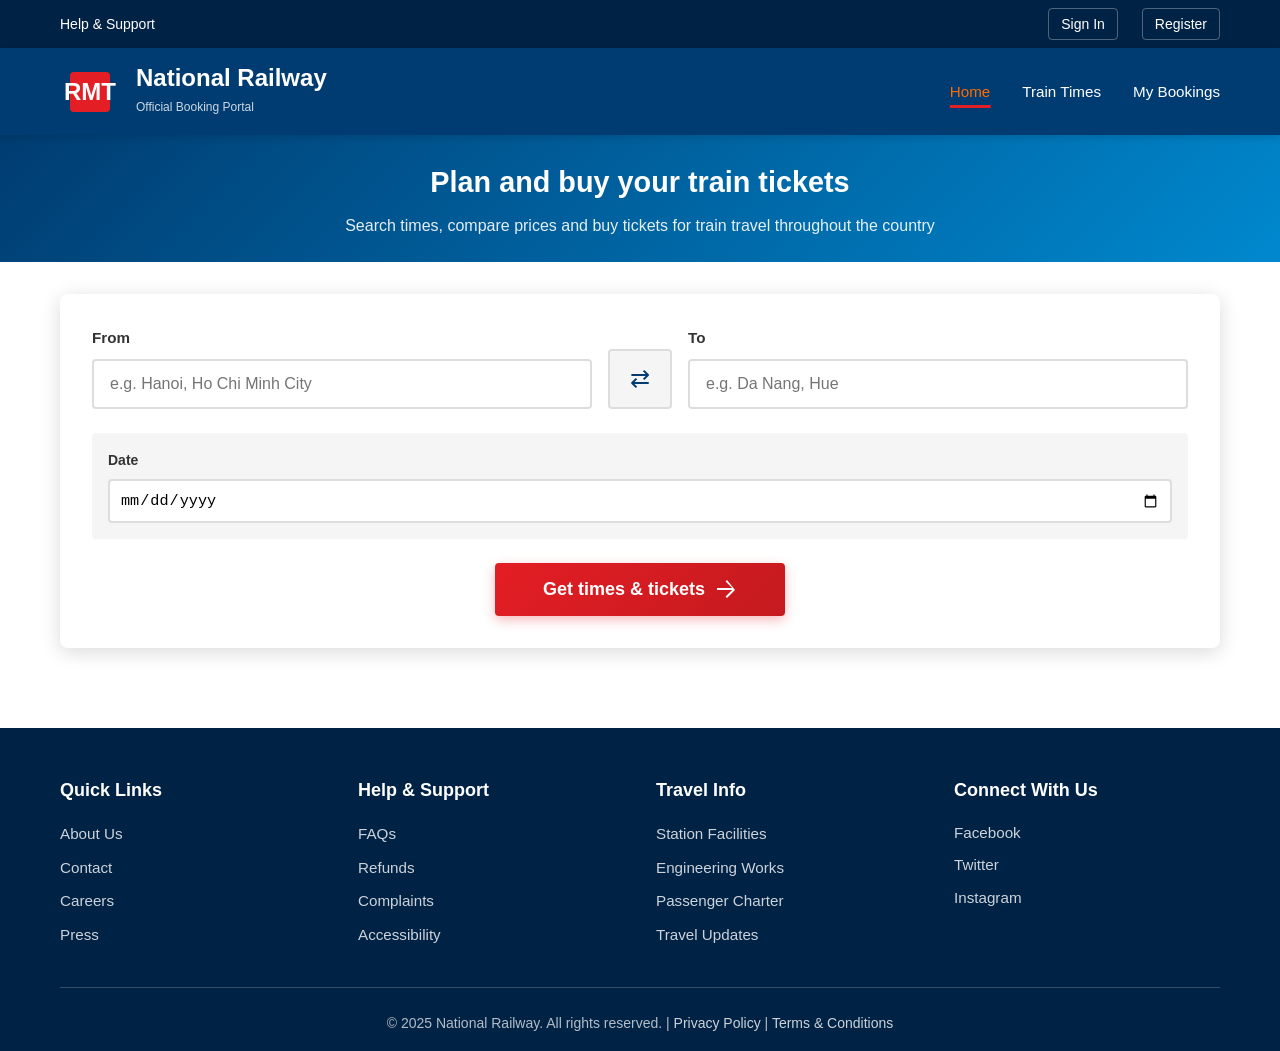
<file: src/main/resources/static/index.html>
<!DOCTYPE html>
<html lang="en">
  <head>
    <meta charset="UTF-8" />
    <meta name="viewport" content="width=device-width, initial-scale=1.0" />
    <title>National Railway - Book Train Tickets</title>
    <link rel="stylesheet" href="css/style.css" />

    <!-- API Configuration -->
    <script src="js/config.js"></script>
  </head>
  <body>
    <!-- Top Bar -->
    <div class="top-bar">
      <div class="container">
        <div class="top-bar-content">
          <div class="top-links">
            <a href="#">Help & Support</a>
            <a href="admin.html">Admin Panel</a>
          </div>
          <div class="top-auth">
            <a href="login.html" class="btn-link">Sign In</a>
            <a href="register.html" class="btn-link">Register</a>
          </div>
        </div>
      </div>
    </div>

    <header>
      <nav class="navbar">
        <div class="container">
          <div class="logo">
            <div class="logo-icon">
              <svg width="60" height="40" viewBox="0 0 40 40">
                <rect width="40" height="40" fill="#E31E24" rx="4" />
                <text
                  x="20"
                  y="28"
                  font-size="24"
                  font-weight="bold"
                  fill="white"
                  text-anchor="middle"
                >
                  RMT
                </text>
              </svg>
            </div>
            <div class="logo-text">
              <h1>National Railway</h1>
              <span>Official Booking Portal</span>
            </div>
          </div>
          <ul class="nav-menu">
            <li><a href="index.html" class="active">Home</a></li>
            <li><a href="times.html">Train Times</a></li>
            <li><a href="bookings.html">My Bookings</a></li>
          </ul>
        </div>
      </nav>
    </header>

    <main>
      <section class="hero-banner">
        <div class="container">
          <div class="hero-content">
            <h2>Plan and buy your train tickets</h2>
            <p>
              Search times, compare prices and buy tickets for train travel
              throughout the country
            </p>
          </div>
        </div>
      </section>

      <section class="search-section">
        <div class="container">
          <div class="journey-planner">
            <!-- Removed planner-tabs: Single or Return, Season Ticket -->
            <form id="searchForm" class="journey-form">
              <div class="form-main">
                <div class="journey-stations">
                  <div class="station-input-group autocomplete-wrapper">
                    <label for="source">From</label>
                    <input
                      type="text"
                      id="source"
                      name="source"
                      placeholder="e.g. Hanoi, Ho Chi Minh City"
                      required
                      autocomplete="off"
                    />
                    <div id="source-suggestions" class="suggestions-box"></div>
                  </div>
                  <button type="button" class="swap-btn" title="Swap stations">
                    ⇄
                  </button>
                  <div class="station-input-group autocomplete-wrapper">
                    <label for="destination">To</label>
                    <input
                      type="text"
                      id="destination"
                      name="destination"
                      placeholder="e.g. Da Nang, Hue"
                      required
                      autocomplete="off"
                    />
                    <div
                      id="destination-suggestions"
                      class="suggestions-box"
                    ></div>
                  </div>
                </div>

                <div class="journey-details">
                  <div class="date-time-group">
                    <div class="form-field">
                      <label for="outbound-date">Date</label>
                      <input
                        type="date"
                        id="outbound-date"
                        name="date"
                        required
                      />
                    </div>
                  </div>
                </div>

                <div class="journey-actions">
                  <button type="submit" class="btn-search">
                    <span>Get times & tickets</span>
                    <svg
                      width="20"
                      height="20"
                      viewBox="0 0 20 20"
                      fill="currentColor"
                    >
                      <path
                        d="M10 0L8.59 1.41 15.17 8H0v2h15.17l-6.58 6.59L10 18l8-8z"
                      />
                    </svg>
                  </button>
                </div>
              </div>
            </form>
          </div>
        </div>
      </section>
    </main>

    <footer class="footer">
      <div class="container">
        <div class="footer-content">
          <div class="footer-section">
            <h4>Quick Links</h4>
            <ul>
              <li><a href="#">About Us</a></li>
              <li><a href="#">Contact</a></li>
              <li><a href="#">Careers</a></li>
              <li><a href="#">Press</a></li>
            </ul>
          </div>
          <div class="footer-section">
            <h4>Help & Support</h4>
            <ul>
              <li><a href="#">FAQs</a></li>
              <li><a href="#">Refunds</a></li>
              <li><a href="#">Complaints</a></li>
              <li><a href="#">Accessibility</a></li>
            </ul>
          </div>
          <div class="footer-section">
            <h4>Travel Info</h4>
            <ul>
              <li><a href="#">Station Facilities</a></li>
              <li><a href="#">Engineering Works</a></li>
              <li><a href="#">Passenger Charter</a></li>
              <li><a href="#">Travel Updates</a></li>
            </ul>
          </div>
          <div class="footer-section">
            <h4>Connect With Us</h4>
            <div class="social-links">
              <a href="#">Facebook</a>
              <a href="#">Twitter</a>
              <a href="#">Instagram</a>
            </div>
          </div>
        </div>
        <div class="footer-bottom">
          <p>
            &copy; 2025 National Railway. All rights reserved. |
            <a href="#">Privacy Policy</a> | <a href="#">Terms & Conditions</a>
          </p>
        </div>
      </div>
    </footer>

    <script src="js/animations.js"></script>
    <script src="js/autocomplete.js"></script>
    <script src="js/main.js"></script>
  </body>
</html>
</file>
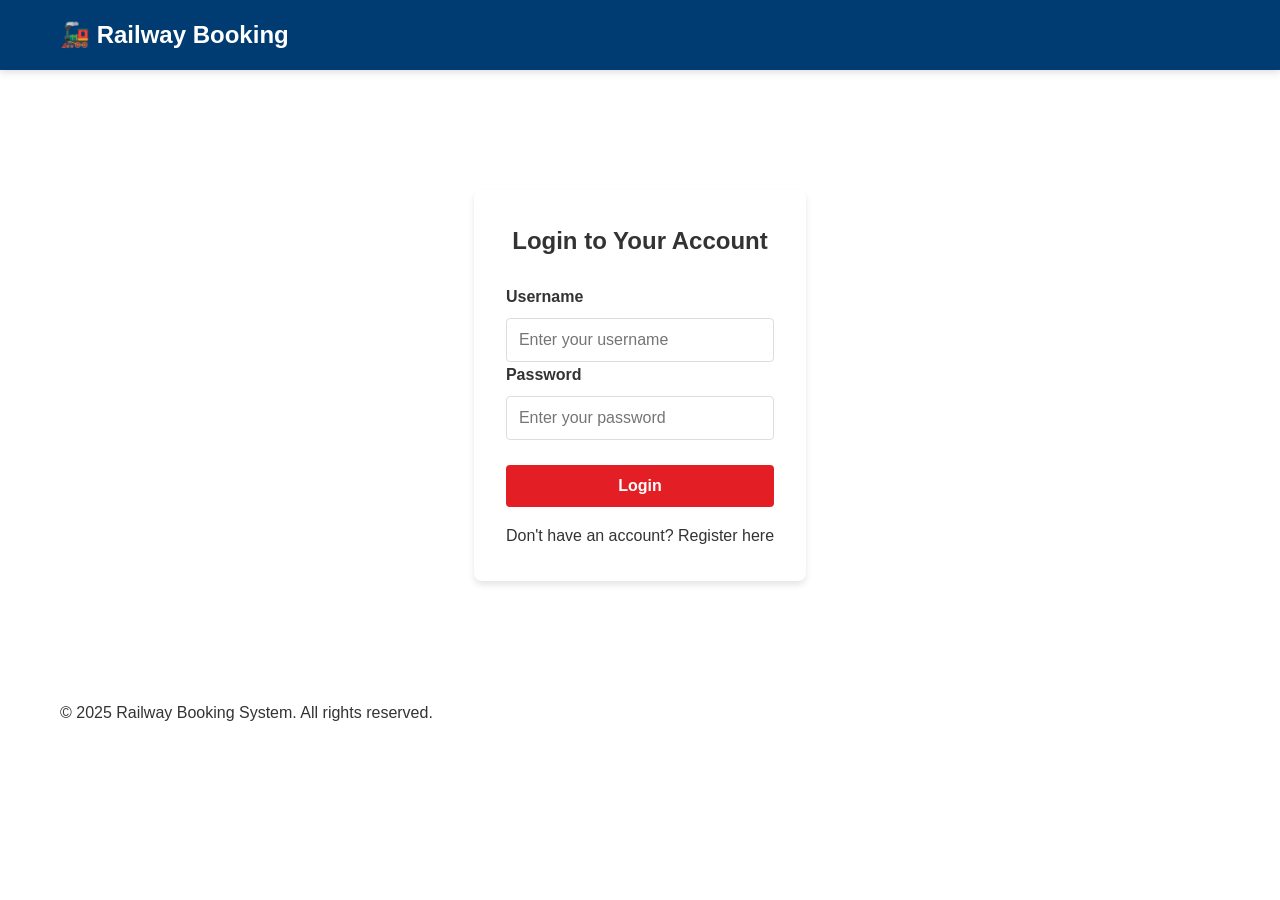
<file: src/main/resources/static/admin.html>
<!DOCTYPE html>
<html lang="vi">
<head>
    <meta charset="UTF-8">
    <meta name="viewport" content="width=device-width, initial-scale=1.0">
    <title>Admin Panel - Railway Booking</title>
    <link rel="stylesheet" href="css/style.css">
    <style>
        .admin-container {
            max-width: 1400px;
            margin: 20px auto;
            padding: 20px;
        }

        .admin-tabs {
            display: flex;
            gap: 10px;
            margin-bottom: 20px;
            border-bottom: 2px solid #003C71;
        }

        .tab-btn {
            padding: 15px 30px;
            background: white;
            border: none;
            border-bottom: 3px solid transparent;
            cursor: pointer;
            font-size: 16px;
            font-weight: 600;
            color: #003C71;
            transition: all 0.3s;
        }

        .tab-btn.active {
            border-bottom-color: #E31E24;
            color: #E31E24;
        }

        .tab-content {
            display: none;
            background: white;
            padding: 30px;
            border-radius: 8px;
            box-shadow: 0 2px 10px rgba(0,0,0,0.1);
        }

        .tab-content.active {
            display: block;
        }

        .stats-grid {
            display: grid;
            grid-template-columns: repeat(auto-fit, minmax(200px, 1fr));
            gap: 20px;
            margin-bottom: 30px;
        }

        .stat-card {
            background: linear-gradient(135deg, #003C71, #005AA3);
            color: white;
            padding: 25px;
            border-radius: 8px;
            text-align: center;
        }

        .stat-card h3 {
            margin: 0 0 10px 0;
            font-size: 14px;
            text-transform: uppercase;
            opacity: 0.9;
        }

        .stat-card .number {
            font-size: 36px;
            font-weight: 700;
            margin: 0;
        }

        .booking-table, .user-table {
            width: 100%;
            border-collapse: collapse;
            margin-top: 20px;
        }

        .booking-table th, .user-table th {
            background: #003C71;
            color: white;
            padding: 15px;
            text-align: left;
            font-weight: 600;
        }

        .booking-table td, .user-table td {
            padding: 12px 15px;
            border-bottom: 1px solid #eee;
        }

        .booking-table tr:hover, .user-table tr:hover {
            background: #f8f9fa;
        }

        .status-badge {
            padding: 5px 12px;
            border-radius: 20px;
            font-size: 12px;
            font-weight: 600;
            text-transform: uppercase;
        }

        .status-confirmed {
            background: #28a745;
            color: white;
        }

        .status-pending {
            background: #ffc107;
            color: #000;
        }

        .status-cancelled {
            background: #dc3545;
            color: white;
        }

        .action-btn {
            padding: 6px 12px;
            margin: 0 5px;
            border: none;
            border-radius: 4px;
            cursor: pointer;
            font-size: 12px;
            transition: all 0.3s;
        }

        .btn-update {
            background: #007bff;
            color: white;
        }

        .btn-cancel {
            background: #dc3545;
            color: white;
        }

        .btn-message {
            background: #28a745;
            color: white;
        }

        .btn-broadcast {
            background: #E31E24;
            color: white;
            padding: 12px 24px;
            font-size: 16px;
            border: none;
            border-radius: 5px;
            cursor: pointer;
            margin-bottom: 20px;
        }

        .modal {
            display: none;
            position: fixed;
            top: 0;
            left: 0;
            width: 100%;
            height: 100%;
            background: rgba(0,0,0,0.5);
            z-index: 1000;
        }

        .modal.active {
            display: flex;
            align-items: center;
            justify-content: center;
        }

        .modal-content {
            background: white;
            padding: 30px;
            border-radius: 8px;
            max-width: 500px;
            width: 90%;
        }

        .modal-content h2 {
            margin-top: 0;
            color: #003C71;
        }

        .form-group {
            margin-bottom: 20px;
        }

        .form-group label {
            display: block;
            margin-bottom: 5px;
            font-weight: 600;
            color: #003C71;
        }

        .form-group input, .form-group textarea, .form-group select {
            width: 100%;
            padding: 10px;
            border: 1px solid #ddd;
            border-radius: 4px;
            font-size: 14px;
        }

        .form-group textarea {
            min-height: 100px;
            resize: vertical;
        }

        .modal-actions {
            display: flex;
            gap: 10px;
            justify-content: flex-end;
        }

        .btn-submit {
            background: #003C71;
            color: white;
            padding: 10px 20px;
            border: none;
            border-radius: 4px;
            cursor: pointer;
        }

        .btn-close {
            background: #6c757d;
            color: white;
            padding: 10px 20px;
            border: none;
            border-radius: 4px;
            cursor: pointer;
        }
    </style>
</head>
<body>
    <!-- Top Bar -->
    <div class="top-bar">
        <div class="container">
            <div class="top-bar-content">
                <div class="top-links">
                    <a href="#">Help & Support</a>
                    <a href="admin.html">Admin Panel</a>
                </div>
                <div class="top-auth">
                    <a href="login.html" class="btn-link">Sign In</a>
                    <a href="register.html" class="btn-link">Register</a>
                </div>
            </div>
        </div>
    </div>

    <header>
        <nav class="navbar">
            <div class="container">
                <div class="logo">
                    <div class="logo-icon">
                        <svg width="40" height="40" viewBox="0 0 40 40">
                            <rect width="40" height="40" fill="#E31E24" rx="4"/>
                            <text x="20" y="28" font-size="24" font-weight="bold" fill="white" text-anchor="middle">NR</text>
                        </svg>
                    </div>
                    <div class="logo-text">
                        <h1>National Railway</h1>
                        <span>Admin Panel</span>
                    </div>
                </div>
                <ul class="nav-menu">
                    <li><a href="index.html">Home</a></li>
                    <li><a href="times.html">Train Times</a></li>
                    <li><a href="bookings.html">My Bookings</a></li>
                    <li><a href="admin.html" class="active">Admin</a></li>
                </ul>
            </div>
        </nav>
    </header>

    <div class="admin-container">
        <h1>Admin Panel</h1>
        
        <div class="admin-tabs">
            <button class="tab-btn active" data-tab="dashboard">Dashboard</button>
            <button class="tab-btn" data-tab="bookings">Bookings</button>
            <button class="tab-btn" data-tab="users">Users</button>
        </div>

        <!-- Dashboard Tab -->
        <div class="tab-content active" id="dashboard">
            <h2>Statistics</h2>
            <div class="stats-grid" id="statsGrid">
                <div class="stat-card">
                    <h3>Total Bookings</h3>
                    <p class="number" id="totalBookings">0</p>
                </div>
                <div class="stat-card">
                    <h3>Total Users</h3>
                    <p class="number" id="totalUsers">0</p>
                </div>
                <div class="stat-card">
                    <h3>Total Trains</h3>
                    <p class="number" id="totalTrains">0</p>
                </div>
                <div class="stat-card">
                    <h3>Cancelled</h3>
                    <p class="number" id="cancelledBookings">0</p>
                </div>
            </div>
        </div>

        <!-- Bookings Tab -->
        <div class="tab-content" id="bookings">
            <h2>All Bookings</h2>
            <table class="booking-table">
                <thead>
                    <tr>
                        <th>Reference</th>
                        <th>User</th>
                        <th>Train</th>
                        <th>Seats</th>
                        <th>Total Fare</th>
                        <th>Status</th>
                    </tr>
                </thead>
                <tbody id="bookingsTableBody">
                    <tr><td colspan="6" style="text-align: center;">Loading...</td></tr>
                </tbody>
            </table>
        </div>

        <!-- Users Tab -->
        <div class="tab-content" id="users">
            <h2>All Users</h2>
            <table class="user-table">
                <thead>
                    <tr>
                        <th>ID</th>
                        <th>Username</th>
                        <th>Full Name</th>
                        <th>Email</th>
                        <th>Phone</th>
                        <th>Actions</th>
                    </tr>
                </thead>
                <tbody id="usersTableBody">
                    <tr><td colspan="6" style="text-align: center;">Loading...</td></tr>
                </tbody>
            </table>
        </div>
    </div>

    <!-- Update Status Modal - REMOVED -->

    <!-- Send Message Modal -->
    <div class="modal" id="messageModal">
        <div class="modal-content">
            <h2>Send Message to User</h2>
            <div class="form-group">
                <label>Title</label>
                <input type="text" id="messageTitle" placeholder="Message title">
            </div>
            <div class="form-group">
                <label>Message</label>
                <textarea id="messageContent" placeholder="Enter your message"></textarea>
            </div>
            <div class="modal-actions">
                <button class="btn-close" onclick="closeModal('messageModal')">Cancel</button>
                <button class="btn-submit" onclick="submitSendMessage()">Send</button>
            </div>
        </div>
    </div>

    <footer>
        <div class="container">
            <p>&copy; 2024 Railway Booking System. All rights reserved.</p>
        </div>
    </footer>

    <script src="js/animations.js"></script>
    <script src="js/main.js"></script>
    <script>
        // Check if user is admin before loading admin panel
        document.addEventListener('DOMContentLoaded', function() {
            const user = getCurrentUser();
            console.log('Admin panel access check - User:', user);
            console.log('User role:', user ? user.role : 'N/A');
            console.log('Role type:', user ? typeof user.role : 'N/A');
            console.log('Is ADMIN?', user ? user.role === 'ADMIN' : false);
            
            if (!user) {
                alert('Please login to access admin panel');
                window.location.href = 'login.html';
                return;
            }
            if (user.role !== 'ADMIN') {
                alert('Access denied. Admin privileges required.\nYour role: ' + user.role);
                window.location.href = 'index.html';
                return;
            }
            console.log('Access granted to admin panel');
        });
    </script>
    <script src="js/admin.js"></script>
</body>
</html>
</file>
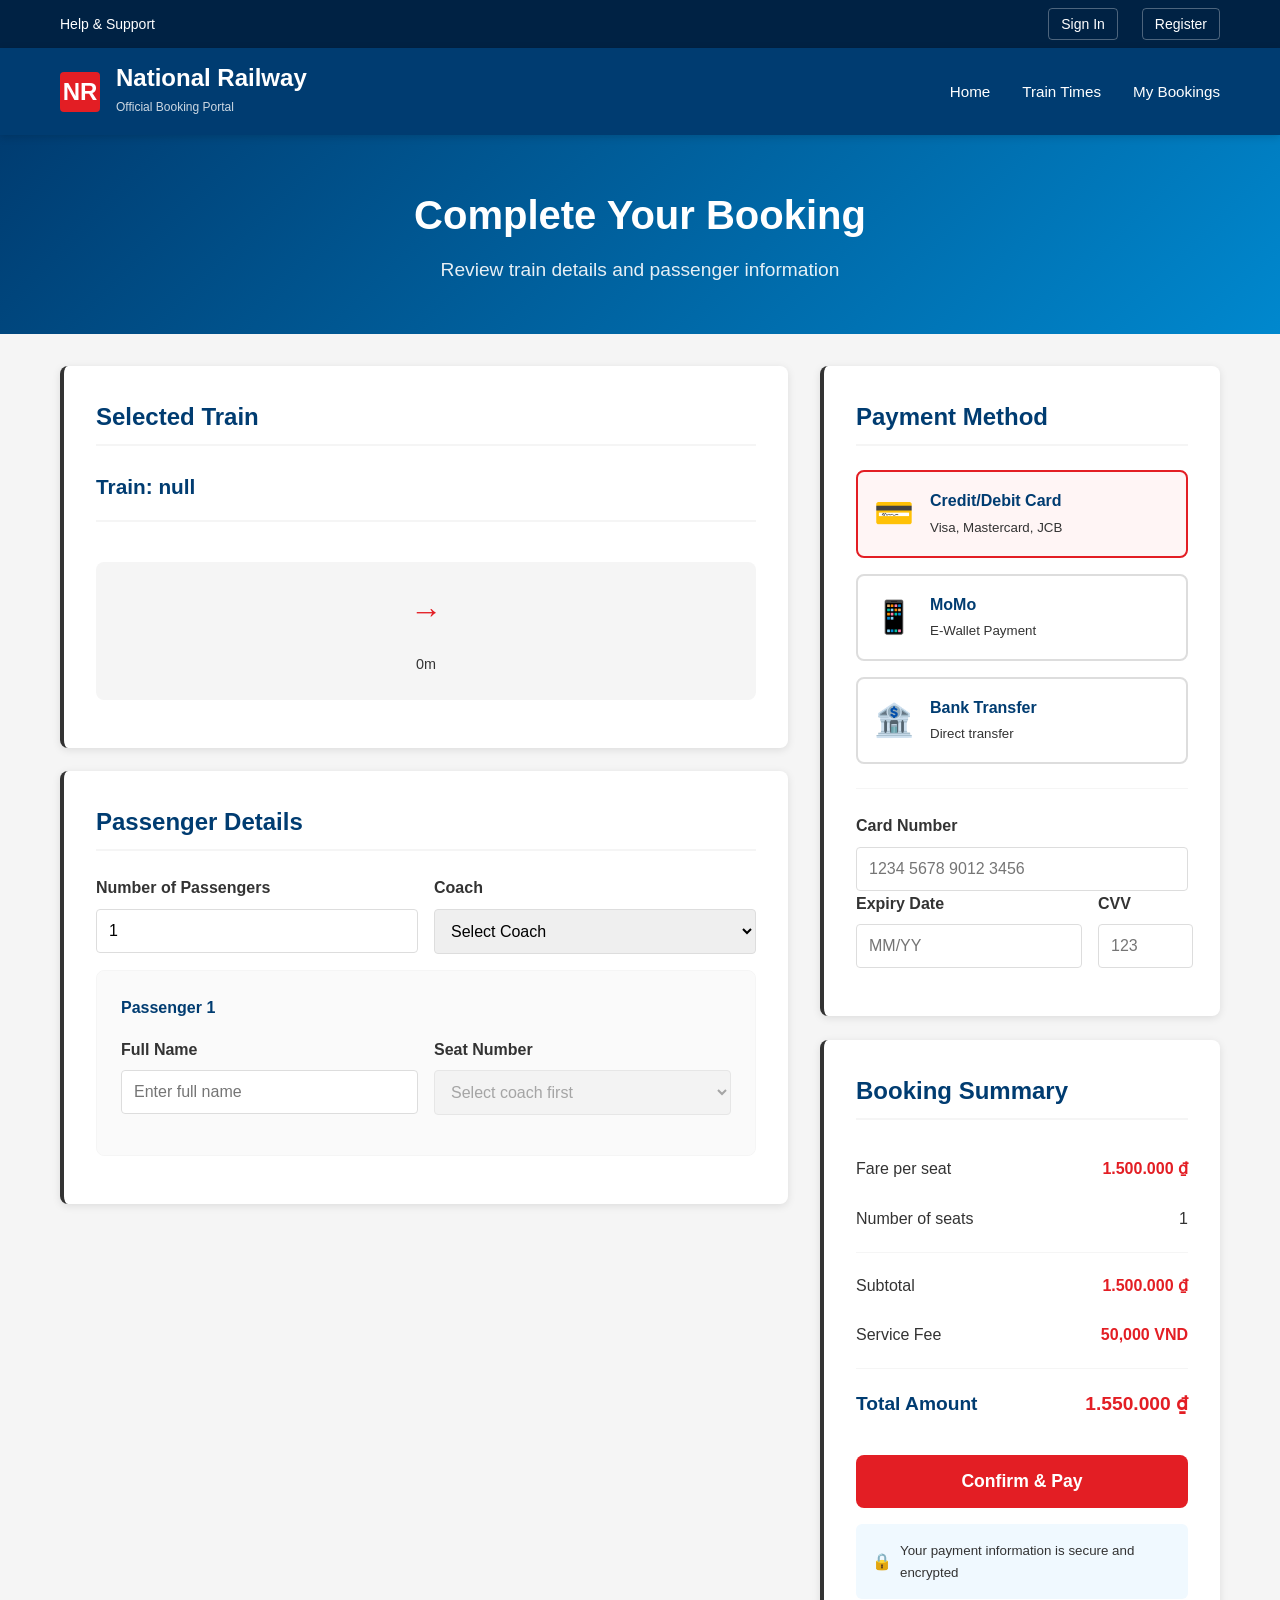
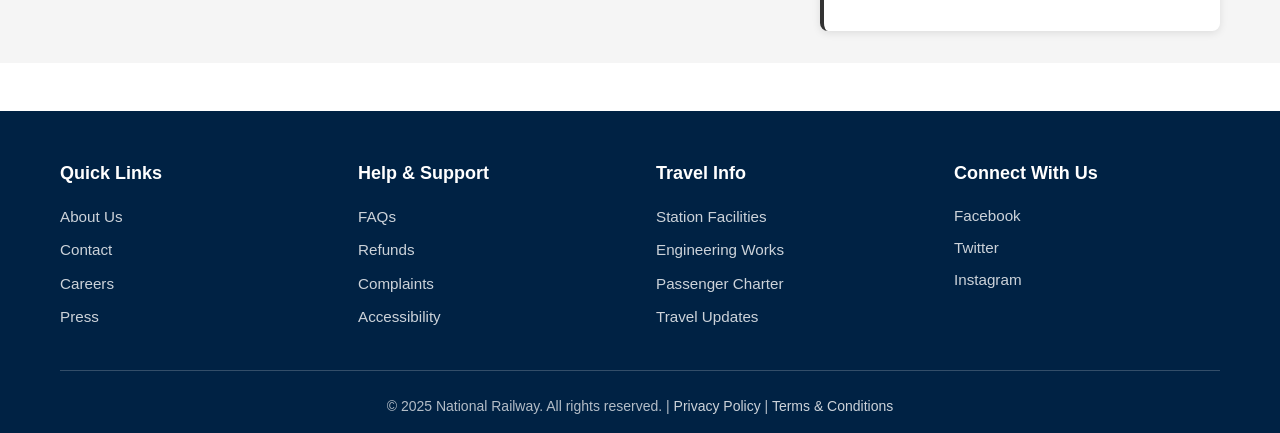
<file: src/main/resources/static/booking.html>
<!DOCTYPE html>
<html lang="en">
  <head>
    <meta charset="UTF-8" />
    <meta name="viewport" content="width=device-width, initial-scale=1.0" />
    <title>Book Train - National Railway</title>
    <link rel="stylesheet" href="css/style.css" />
  </head>
  <body>
    <!-- Top Bar -->
    <div class="top-bar">
      <div class="container">
        <div class="top-bar-content">
          <div class="top-links">
            <a href="#">Help & Support</a>
            <a href="admin.html">Admin Panel</a>
          </div>
          <div class="top-auth">
            <a href="login.html" class="btn-link">Sign In</a>
            <a href="register.html" class="btn-link">Register</a>
          </div>
        </div>
      </div>
    </div>

    <header>
      <nav class="navbar">
        <div class="container">
          <div class="logo">
            <div class="logo-icon">
              <svg width="40" height="40" viewBox="0 0 40 40">
                <rect width="40" height="40" fill="#E31E24" rx="4" />
                <text
                  x="20"
                  y="28"
                  font-size="24"
                  font-weight="bold"
                  fill="white"
                  text-anchor="middle"
                >
                  NR
                </text>
              </svg>
            </div>
            <div class="logo-text">
              <h1>National Railway</h1>
              <span>Official Booking Portal</span>
            </div>
          </div>
          <ul class="nav-menu">
            <li><a href="index.html">Home</a></li>
            <li><a href="times.html">Train Times</a></li>
            <li><a href="bookings.html">My Bookings</a></li>
          </ul>
        </div>
      </nav>
    </header>

    <main>
      <section class="page-header">
        <div class="container">
          <h1>Complete Your Booking</h1>
          <p>Review train details and passenger information</p>
        </div>
      </section>

      <section class="booking-form-section">
        <div class="container">
          <div class="booking-layout">
            <!-- Left column: selected train + passenger details -->
            <div class="booking-main">
              <!-- Train Details Card -->
              <div class="info-card">
                <h3>Selected Train</h3>
                <div class="train-info">
                  <div class="train-header">
                    <h4 id="trainName">Hanoi Express</h4>
                  </div>
                  <div class="train-route-info">
                    <div class="route-point">
                      <span class="time" id="departureTime">06:00</span>
                      <span class="station" id="source">Hanoi</span>
                    </div>
                    <div class="route-line">
                      <div class="arrow">→</div>
                      <span class="duration" id="duration">12h 00m</span>
                    </div>
                    <div class="route-point">
                      <span class="time" id="arrivalTime">18:00</span>
                      <span class="station" id="destination">Ho Chi Minh City</span>
                    </div>
                  </div>
                  <div class="train-meta">
                    <span id="trainNumber">TR001</span>
                    <span id="date">2025-11-10</span>
                  </div>
                </div>
              </div>

              <!-- Passenger Details Card -->
              <div class="info-card">
                <h3>Passenger Details</h3>
                <form id="bookingForm">
                  <div class="form-row">
                    <div class="form-group">
                      <label for="passengers">Number of Passengers</label>
                      <input type="number" id="passengers" name="passengers" min="1" max="10" value="1" required />
                    </div>
                    <div class="form-group">
                      <label for="coach">Coach</label>
                      <select id="coach" name="coach" required>
                        <option value="">Select Coach</option>
                      </select>
                    </div>
                  </div>

                  <div id="passengerForms"></div>
                </form>
              </div>
            </div>

            <!-- Right column: payment + summary -->
            <aside class="booking-sidebar">
              <!-- Payment Method -->
              <div class="info-card">
                <h3>Payment Method</h3>
                <div class="payment-methods">
                  <label class="payment-option">
                    <input type="radio" name="payment" value="credit" checked />
                    <div class="payment-card">
                      <span class="payment-icon">💳</span>
                      <div>
                        <strong>Credit/Debit Card</strong>
                        <small>Visa, Mastercard, JCB</small>
                      </div>
                    </div>
                  </label>

                  <label class="payment-option">
                    <input type="radio" name="payment" value="momo" />
                    <div class="payment-card">
                      <span class="payment-icon">📱</span>
                      <div>
                        <strong>MoMo</strong>
                        <small>E-Wallet Payment</small>
                      </div>
                    </div>
                  </label>

                  <label class="payment-option">
                    <input type="radio" name="payment" value="bank" />
                    <div class="payment-card">
                      <span class="payment-icon">🏦</span>
                      <div>
                        <strong>Bank Transfer</strong>
                        <small>Direct transfer</small>
                      </div>
                    </div>
                  </label>
                </div>

                <div id="cardDetails" class="card-details">
                  <div class="form-group">
                    <label for="cardNumber">Card Number</label>
                    <input type="text" id="cardNumber" placeholder="1234 5678 9012 3456" maxlength="19" />
                  </div>
                  <div class="form-row">
                    <div class="form-group">
                      <label for="expiry">Expiry Date</label>
                      <input type="text" id="expiry" placeholder="MM/YY" maxlength="5" />
                    </div>
                    <div class="form-group">
                      <label for="cvv">CVV</label>
                      <input type="text" id="cvv" placeholder="123" maxlength="3" />
                    </div>
                  </div>
                </div>
              </div>

              <!-- Booking Summary -->
              <div class="info-card booking-summary">
                <h3>Booking Summary</h3>

                <div class="summary-row">
                  <span>Fare per seat</span>
                  <span class="price" id="farePerSeat">1,500,000 VND</span>
                </div>

                <div class="summary-row">
                  <span>Number of seats</span>
                  <span id="seatCount">1</span>
                </div>

                <div class="summary-divider"></div>

                <div class="summary-row">
                  <span>Subtotal</span>
                  <span class="price" id="subtotal">1,500,000 VND</span>
                </div>

                <div class="summary-row">
                  <span>Service Fee</span>
                  <span class="price" id="serviceFee">50,000 VND</span>
                </div>

                <div class="summary-divider"></div>

                <div class="summary-row total">
                  <span>Total Amount</span>
                  <span class="price" id="totalAmount">1,550,000 VND</span>
                </div>

                <button type="button" class="btn-primary btn-book" id="confirmBooking">Confirm &amp; Pay</button>

                <div class="security-note">
                  <span>🔒</span>
                  <small>Your payment information is secure and encrypted</small>
                </div>
              </div>
            </aside>
          </div>
        </div>
      </section>
    </main>

    <footer class="footer">
      <div class="container">
        <div class="footer-content">
          <div class="footer-section">
            <h4>Quick Links</h4>
            <ul>
              <li><a href="#">About Us</a></li>
              <li><a href="#">Contact</a></li>
              <li><a href="#">Careers</a></li>
              <li><a href="#">Press</a></li>
            </ul>
          </div>
          <div class="footer-section">
            <h4>Help & Support</h4>
            <ul>
              <li><a href="#">FAQs</a></li>
              <li><a href="#">Refunds</a></li>
              <li><a href="#">Complaints</a></li>
              <li><a href="#">Accessibility</a></li>
            </ul>
          </div>
          <div class="footer-section">
            <h4>Travel Info</h4>
            <ul>
              <li><a href="#">Station Facilities</a></li>
              <li><a href="#">Engineering Works</a></li>
              <li><a href="#">Passenger Charter</a></li>
              <li><a href="#">Travel Updates</a></li>
            </ul>
          </div>
          <div class="footer-section">
            <h4>Connect With Us</h4>
            <div class="social-links">
              <a href="#">Facebook</a>
              <a href="#">Twitter</a>
              <a href="#">Instagram</a>
            </div>
          </div>
        </div>
        <div class="footer-bottom">
          <p>
            &copy; 2025 National Railway. All rights reserved. |
            <a href="#">Privacy Policy</a> | <a href="#">Terms & Conditions</a>
          </p>
        </div>
      </div>
    </footer>

    <script src="js/config.js"></script>
    <script src="js/animations.js"></script>
    <script src="js/main.js"></script>
    <script src="js/booking.js"></script>
  </body>
</html>
</file>
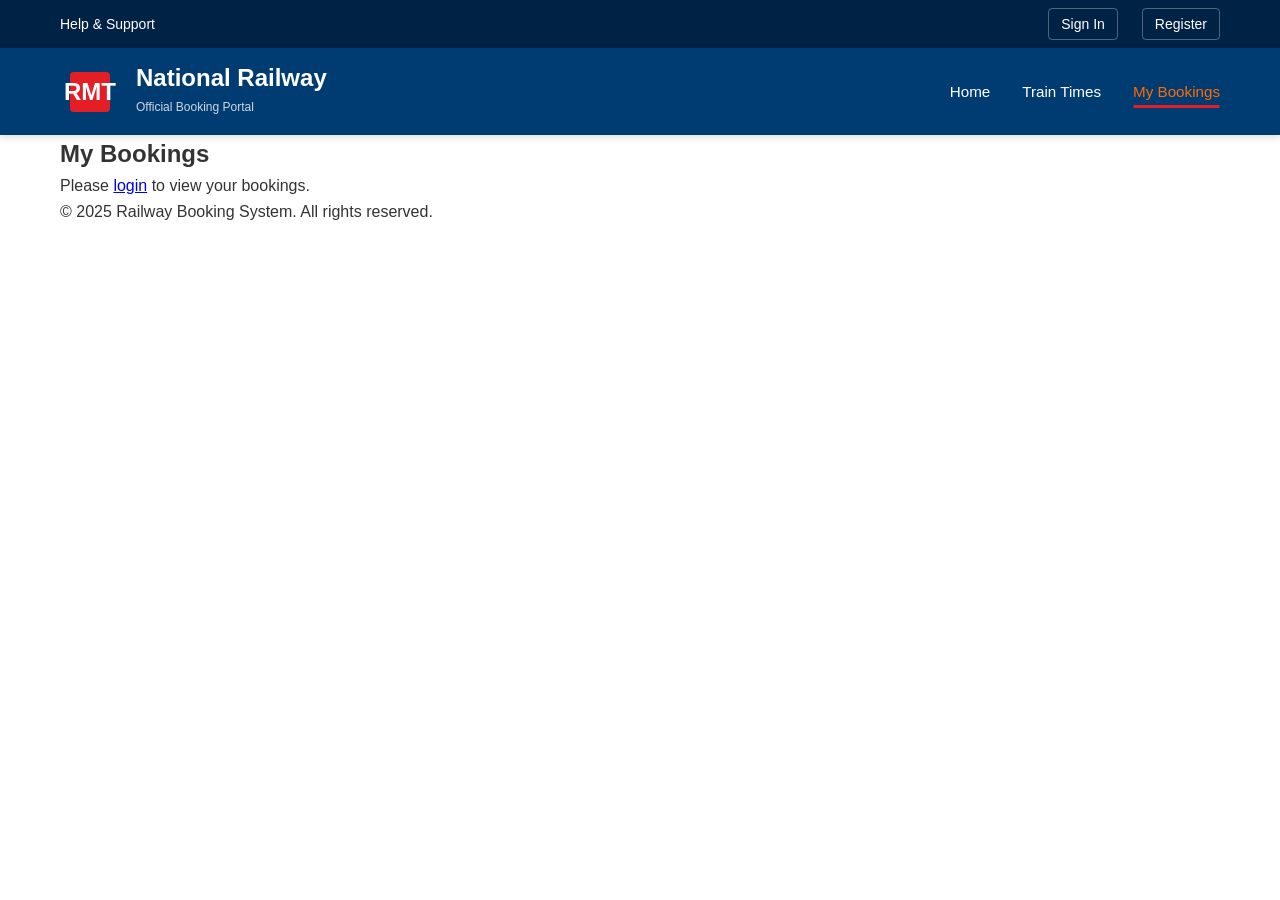
<file: src/main/resources/static/bookings.html>
<!DOCTYPE html>
<html lang="en">
  <head>
    <meta charset="UTF-8" />
    <meta name="viewport" content="width=device-width, initial-scale=1.0" />
    <title>My Bookings - Railway Booking</title>
    <link rel="stylesheet" href="css/style.css" />
  </head>
  <body>
    <!-- Top Bar -->
    <div class="top-bar">
      <div class="container">
        <div class="top-bar-content">
          <div class="top-links">
            <a href="#">Help & Support</a>
            <a href="admin.html">Admin Panel</a>
          </div>
          <div class="top-auth">
            <a href="login.html" class="btn-link">Sign In</a>
            <a href="register.html" class="btn-link">Register</a>
          </div>
        </div>
      </div>
    </div>

    <header>
      <nav class="navbar">
        <div class="container">
          <div class="logo">
            <div class="logo-icon">
              <svg width="60" height="40" viewBox="0 0 40 40">
                <rect width="40" height="40" fill="#E31E24" rx="4" />
                <text x="20" y="28" font-size="24" font-weight="bold" fill="white" text-anchor="middle">RMT</text>
              </svg>
            </div>
            <div class="logo-text">
              <h1>National Railway</h1>
              <span>Official Booking Portal</span>
            </div>
          </div>
          <ul class="nav-menu">
            <li><a href="index.html">Home</a></li>
            <li><a href="times.html">Train Times</a></li>
            <li><a href="bookings.html" class="active">My Bookings</a></li>
          </ul>
        </div>
      </nav>
    </header>

    <main>
      <section class="bookings-section">
        <div class="container">
          <h2>My Bookings</h2>
          <div id="bookingsList" class="bookings-list">
            <p>Loading your bookings...</p>
          </div>
        </div>
      </section>
    </main>

    <!-- Booking Details Modal -->
    <div id="detailsModal" class="modal">
      <div class="modal-content">
        <span class="close" onclick="closeDetailsModal()">&times;</span>
        <h2>Booking Details</h2>
        <div id="modalContent"></div>
      </div>
    </div>

    <footer>
      <div class="container">
        <p>&copy; 2025 Railway Booking System. All rights reserved.</p>
      </div>
    </footer>

    <script src="js/animations.js"></script>
    <script src="js/main.js"></script>
    <script src="js/bookings.js"></script>
  </body>
</html>
</file>
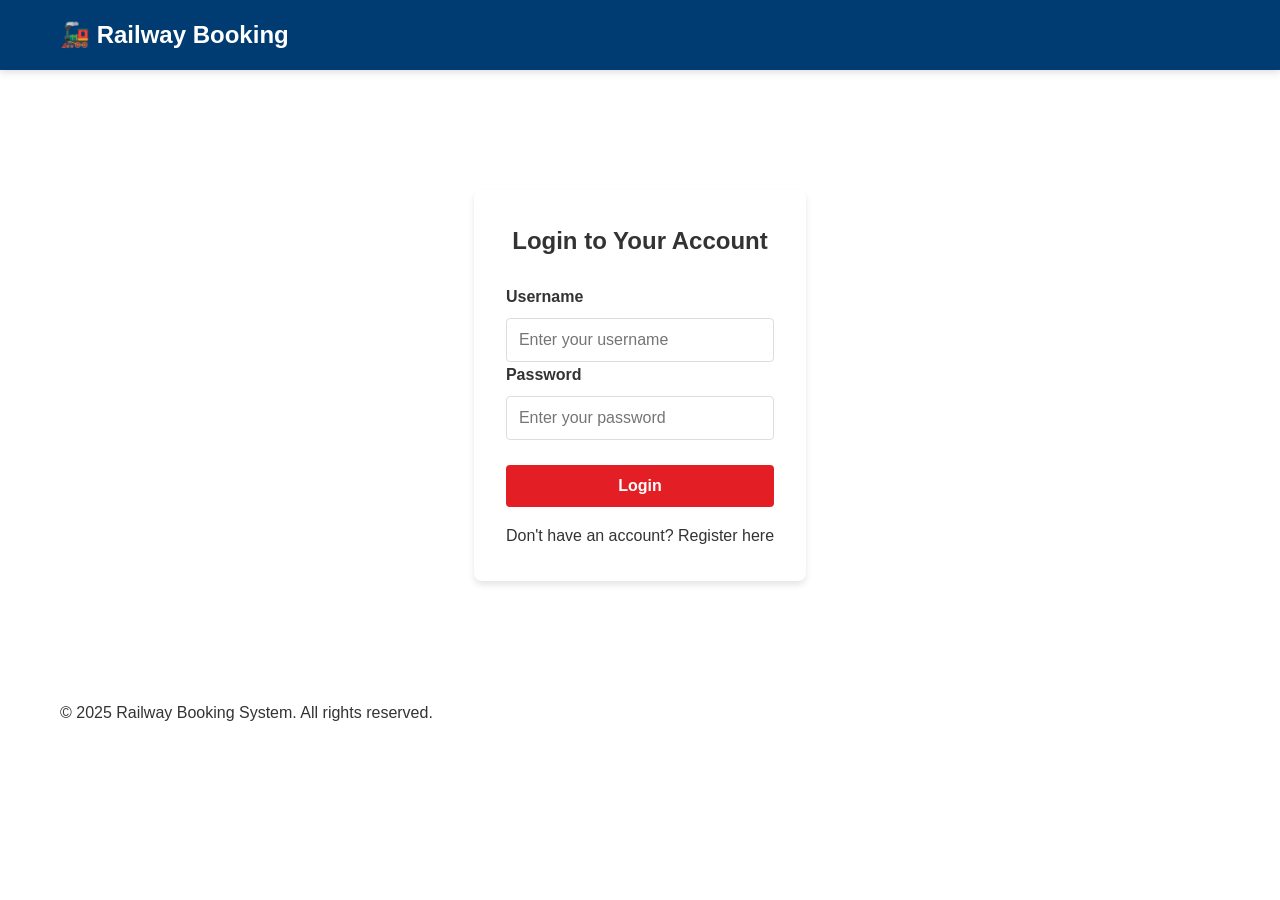
<file: src/main/resources/static/login.html>
<!DOCTYPE html>
<html lang="en">
  <head>
    <meta charset="UTF-8" />
    <meta name="viewport" content="width=device-width, initial-scale=1.0" />
    <title>Login - Railway Booking</title>
    <link rel="stylesheet" href="css/style.css" />
    <script src="js/config.js"></script>
  </head>
  <body>
    <header>
      <nav class="navbar">
        <div class="container">
          <div class="logo">
            <h1>🚂 Railway Booking</h1>
          </div>
        </div>
      </nav>
    </header>

    <main>
      <section class="auth-section">
        <div class="container">
          <div class="auth-card">
            <h2>Login to Your Account</h2>
            <form id="loginForm">
              <div class="form-group">
                <label for="username">Username</label>
                <input
                  type="text"
                  id="username"
                  name="username"
                  placeholder="Enter your username"
                  required
                />
              </div>
              <div class="form-group">
                <label for="password">Password</label>
                <input
                  type="password"
                  id="password"
                  name="password"
                  placeholder="Enter your password"
                  required
                />
              </div>
              <br />
              <button type="submit" class="btn btn-primary btn-block">
                Login
              </button>
            </form>
            <p class="auth-link">
              Don't have an account? <a href="register.html">Register here</a>
            </p>
            <div id="message" class="message"></div>
          </div>
        </div>
      </section>
    </main>

    <footer>
      <div class="container">
        <p>&copy; 2025 Railway Booking System. All rights reserved.</p>
      </div>
    </footer>

    <script src="js/animations.js"></script>
    <script src="js/auth.js"></script>
  </body>
</html>
</file>
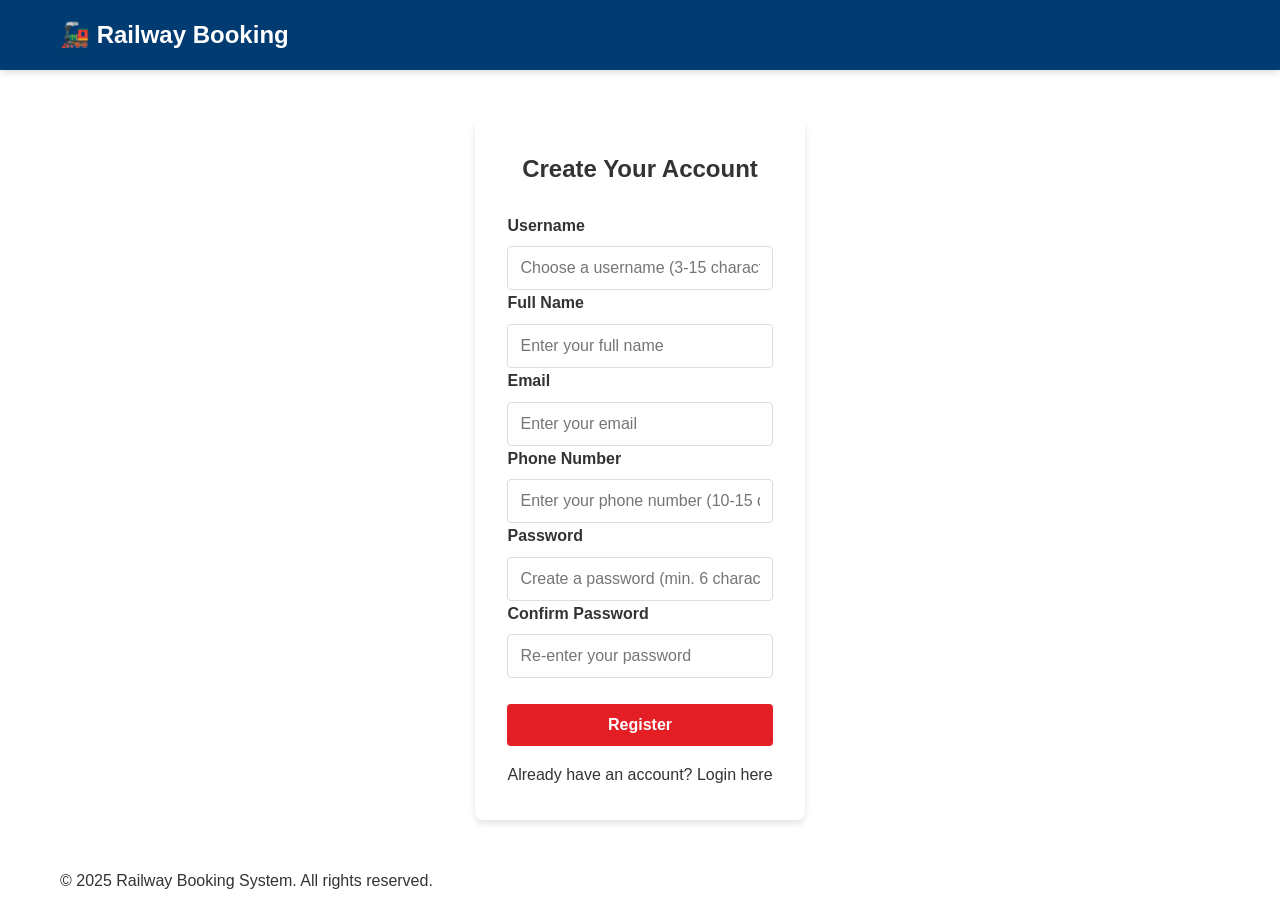
<file: src/main/resources/static/register.html>
<!DOCTYPE html>
<html lang="en">
  <head>
    <meta charset="UTF-8" />
    <meta name="viewport" content="width=device-width, initial-scale=1.0" />
    <title>Register - Railway Booking</title>
    <link rel="stylesheet" href="css/style.css" />
    <script src="js/config.js"></script>
  </head>
  <body>
    <header>
      <nav class="navbar">
        <div class="container">
          <div class="logo">
            <h1>🚂 Railway Booking</h1>
          </div>
        </div>
      </nav>
    </header>

    <main>
      <section class="auth-section">
        <div class="container">
          <div class="auth-card">
            <h2>Create Your Account</h2>
            <form id="registerForm">
              <div class="form-group">
                <label for="username">Username</label>
                <input
                  type="text"
                  id="username"
                  name="username"
                  placeholder="Choose a username (3-15 characters)"
                  pattern="[a-zA-Z0-9_]{3,15}"
                  title="Username must be 3-15 characters (letters, numbers, underscore only)"
                  required
                />
              </div>
              <div class="form-group">
                <label for="fullname">Full Name</label>
                <input
                  type="text"
                  id="fullname"
                  name="fullname"
                  placeholder="Enter your full name"
                  maxlength="30"
                  required
                />
              </div>
              <div class="form-group">
                <label for="email">Email</label>
                <input
                  type="email"
                  id="email"
                  name="email"
                  placeholder="Enter your email"
                  maxlength="50"
                  required
                />
              </div>
              <div class="form-group">
                <label for="phone">Phone Number</label>
                <input
                  type="tel"
                  id="phone"
                  name="phone"
                  placeholder="Enter your phone number (10-15 digits)"
                  pattern="\d{10,15}"
                  title="Phone number must be 10-15 digits"
                  required
                />
              </div>
              <div class="form-group">
                <label for="password">Password</label>
                <input
                  type="password"
                  id="password"
                  name="password"
                  placeholder="Create a password (min. 6 characters)"
                  minlength="6"
                  required
                />
              </div>
              <div class="form-group">
                <label for="confirmPassword">Confirm Password</label>
                <input
                  type="password"
                  id="confirmPassword"
                  name="confirmPassword"
                  placeholder="Re-enter your password"
                  minlength="6"
                  required
                />
              </div>
              <br />
              <button type="submit" class="btn btn-primary btn-block">
                Register
              </button>
            </form>
            <p class="auth-link">
              Already have an account? <a href="login.html">Login here</a>
            </p>
            <div id="message" class="message"></div>
          </div>
        </div>
      </section>
    </main>

    <footer>
      <div class="container">
        <p>&copy; 2025 Railway Booking System. All rights reserved.</p>
      </div>
    </footer>

    <script src="js/animations.js"></script>
    <script src="js/auth.js"></script>
  </body>
</html>
</file>
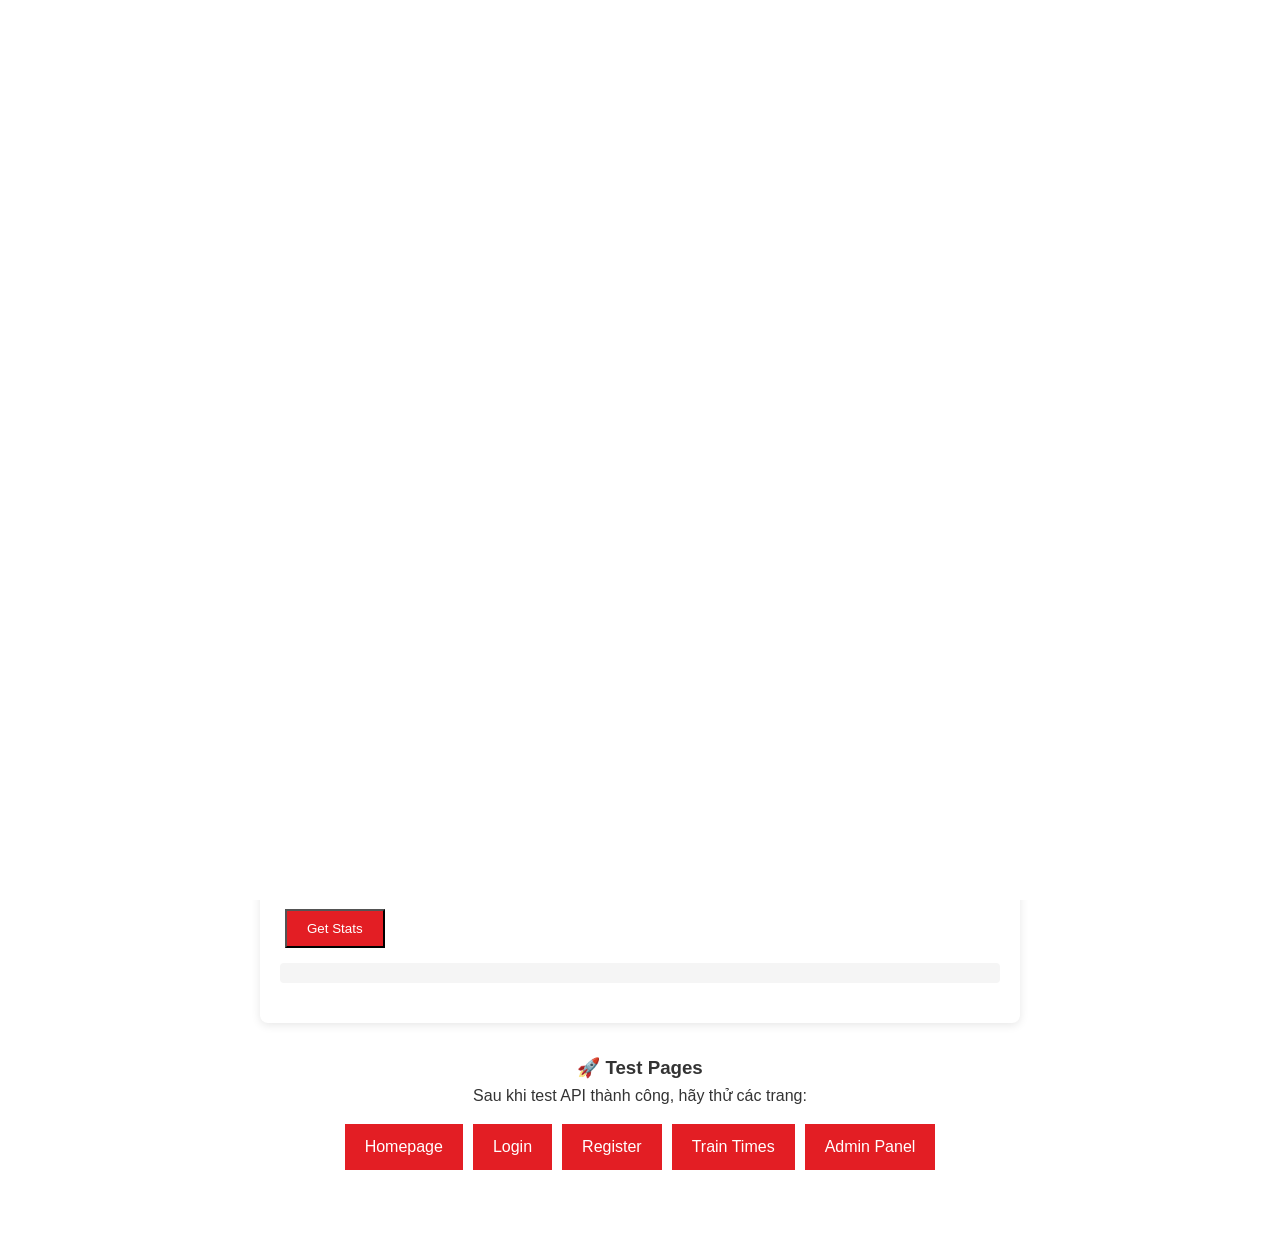
<file: src/main/resources/static/test-mock.html>
<!DOCTYPE html>
<html lang="en">
<head>
    <meta charset="UTF-8">
    <meta name="viewport" content="width=device-width, initial-scale=1.0">
    <title>Mock Mode Test - Railway Booking</title>
    <link rel="stylesheet" href="css/style.css">
    
    <!-- Load config.js FIRST -->
    <script src="js/config.js"></script>
    <!-- Load mock-api.js BEFORE other scripts -->
    <script src="js/mock-api.js"></script>
</head>
<body>
    <div class="container" style="max-width: 800px; margin: 50px auto; padding: 20px;">
        <h1>🎭 Mock Mode Test Page</h1>
        
        <div style="background: #e8f4f8; padding: 20px; border-radius: 8px; margin: 20px 0;">
            <h2>✅ Mock Mode Status</h2>
            <p id="mockStatus" style="font-size: 18px; font-weight: bold;"></p>
            <p>Bạn có thể test toàn bộ frontend mà không cần backend/database!</p>
        </div>
        
        <div style="background: #fff3cd; padding: 20px; border-radius: 8px; margin: 20px 0;">
            <h3>📝 Test Accounts</h3>
            <ul>
                <li><strong>Admin:</strong> username="admin", password="admin123"</li>
                <li><strong>User:</strong> username="user", password="user123"</li>
            </ul>
        </div>
        
        <div style="background: white; padding: 20px; border-radius: 8px; box-shadow: 0 2px 10px rgba(0,0,0,0.1);">
            <h3>🧪 Quick API Tests</h3>
            
            <div style="margin: 20px 0;">
                <h4>1. Test Login</h4>
                <button onclick="testLogin()" class="btn-primary" style="padding: 10px 20px; margin: 5px;">
                    Test Login
                </button>
                <pre id="loginResult" style="background: #f5f5f5; padding: 10px; border-radius: 4px; margin-top: 10px;"></pre>
            </div>
            
            <div style="margin: 20px 0;">
                <h4>2. Test Get Trains</h4>
                <button onclick="testGetTrains()" class="btn-primary" style="padding: 10px 20px; margin: 5px;">
                    Get All Trains
                </button>
                <pre id="trainsResult" style="background: #f5f5f5; padding: 10px; border-radius: 4px; margin-top: 10px; max-height: 300px; overflow-y: auto;"></pre>
            </div>
            
            <div style="margin: 20px 0;">
                <h4>3. Test Search Trains</h4>
                <input type="text" id="searchSource" placeholder="Source (e.g., Hà Nội)" style="padding: 8px; margin: 5px;">
                <input type="text" id="searchDest" placeholder="Destination (e.g., Đà Nẵng)" style="padding: 8px; margin: 5px;">
                <button onclick="testSearchTrains()" class="btn-primary" style="padding: 10px 20px; margin: 5px;">
                    Search
                </button>
                <pre id="searchResult" style="background: #f5f5f5; padding: 10px; border-radius: 4px; margin-top: 10px;"></pre>
            </div>
            
            <div style="margin: 20px 0;">
                <h4>4. Test Admin Stats</h4>
                <button onclick="testAdminStats()" class="btn-primary" style="padding: 10px 20px; margin: 5px;">
                    Get Stats
                </button>
                <pre id="statsResult" style="background: #f5f5f5; padding: 10px; border-radius: 4px; margin-top: 10px;"></pre>
            </div>
        </div>
        
        <div style="margin-top: 30px; text-align: center;">
            <h3>🚀 Test Pages</h3>
            <p>Sau khi test API thành công, hãy thử các trang:</p>
            <div style="display: flex; gap: 10px; justify-content: center; flex-wrap: wrap; margin-top: 15px;">
                <a href="index.html" class="btn-primary" style="padding: 10px 20px; text-decoration: none;">Homepage</a>
                <a href="login.html" class="btn-primary" style="padding: 10px 20px; text-decoration: none;">Login</a>
                <a href="register.html" class="btn-primary" style="padding: 10px 20px; text-decoration: none;">Register</a>
                <a href="times.html" class="btn-primary" style="padding: 10px 20px; text-decoration: none;">Train Times</a>
                <a href="admin.html" class="btn-primary" style="padding: 10px 20px; text-decoration: none;">Admin Panel</a>
            </div>
        </div>
    </div>
    
    <script>
        // Check mock mode status
        document.addEventListener('DOMContentLoaded', () => {
            const statusEl = document.getElementById('mockStatus');
            if (typeof MOCK_MODE !== 'undefined' && MOCK_MODE === true) {
                statusEl.textContent = '✅ MOCK MODE ENABLED - No backend needed!';
                statusEl.style.color = '#00AA4F';
            } else {
                statusEl.textContent = '⚠️ Real API Mode - Backend required';
                statusEl.style.color = '#FF6B00';
            }
        });
        
        // Test functions
        async function testLogin() {
            const result = document.getElementById('loginResult');
            result.textContent = 'Loading...';
            
            const response = await apiCall(CONFIG.ENDPOINTS.LOGIN, {
                method: 'POST',
                body: JSON.stringify({
                    username: 'user',
                    password: 'user123'
                })
            });
            
            result.textContent = JSON.stringify(response, null, 2);
        }
        
        async function testGetTrains() {
            const result = document.getElementById('trainsResult');
            result.textContent = 'Loading...';
            
            const response = await apiCall(CONFIG.ENDPOINTS.TRAINS);
            
            result.textContent = JSON.stringify(response, null, 2);
        }
        
        async function testSearchTrains() {
            const result = document.getElementById('searchResult');
            const source = document.getElementById('searchSource').value;
            const dest = document.getElementById('searchDest').value;
            
            result.textContent = 'Loading...';
            
            const url = `${CONFIG.ENDPOINTS.SEARCH_TRAINS}?source=${source}&destination=${dest}&date=2025-11-15`;
            const response = await apiCall(url);
            
            result.textContent = JSON.stringify(response, null, 2);
        }
        
        async function testAdminStats() {
            const result = document.getElementById('statsResult');
            result.textContent = 'Loading...';
            
            const response = await apiCall(CONFIG.ENDPOINTS.ADMIN_STATS);
            
            result.textContent = JSON.stringify(response, null, 2);
        }
    </script>
</body>
</html>
</file>
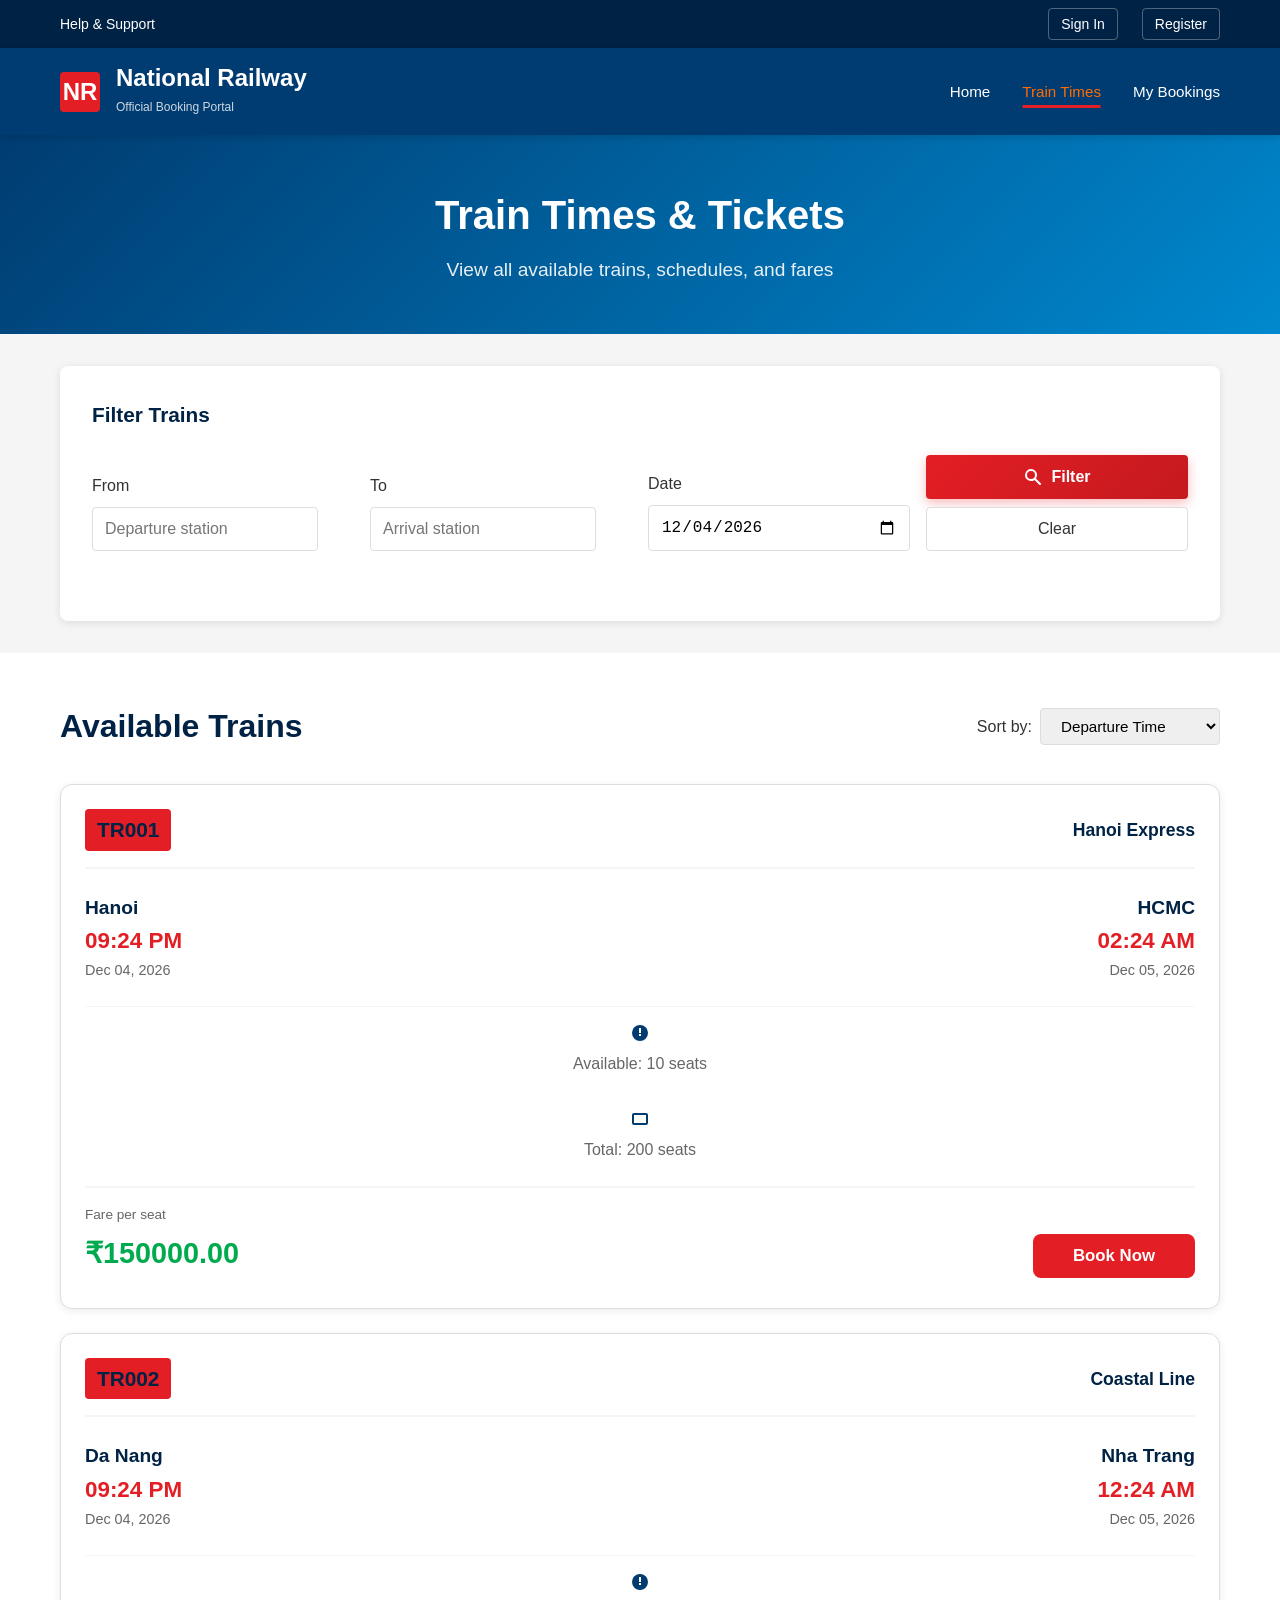
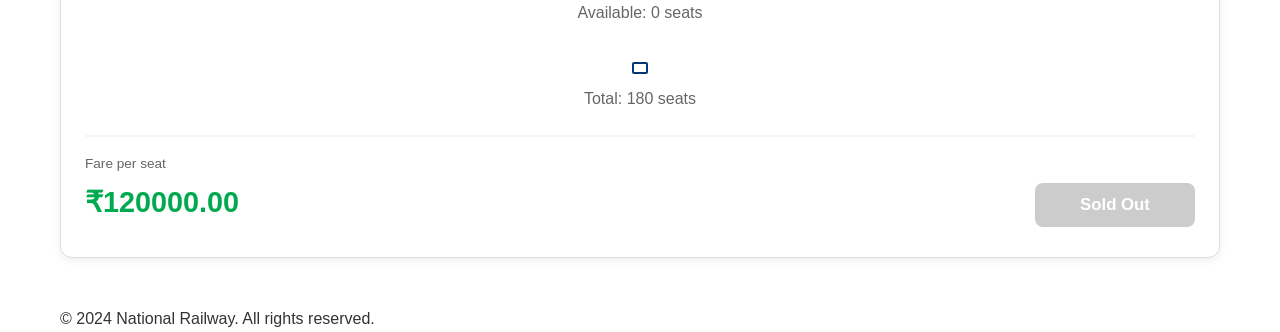
<file: src/main/resources/static/times.html>
<!DOCTYPE html>
<html lang="en">
<head>
    <meta charset="UTF-8">
    <meta name="viewport" content="width=device-width, initial-scale=1.0">
    <title>Train Times & Tickets - National Railway</title>
    <link rel="stylesheet" href="css/style.css">
</head>
<body>
    <!-- Top Bar -->
    <div class="top-bar">
        <div class="container">
            <div class="top-bar-content">
                <div class="top-links">
                    <a href="#">Help & Support</a>
                    <a href="admin.html">Admin Panel</a>
                </div>
                <div class="top-auth">
                    <a href="login.html" class="btn-link">Sign In</a>
                    <a href="register.html" class="btn-link">Register</a>
                </div>
            </div>
        </div>
    </div>

    <header>
        <nav class="navbar">
            <div class="container">
                <div class="logo">
                    <div class="logo-icon">
                        <svg width="40" height="40" viewBox="0 0 40 40">
                            <rect width="40" height="40" fill="#E31E24" rx="4"/>
                            <text x="20" y="28" font-size="24" font-weight="bold" fill="white" text-anchor="middle">NR</text>
                        </svg>
                    </div>
                    <div class="logo-text">
                        <h1>National Railway</h1>
                        <span>Official Booking Portal</span>
                    </div>
                </div>
                <ul class="nav-menu">
                    <li><a href="index.html">Home</a></li>
                    <li><a href="times.html" class="active">Train Times</a></li>
                    <li><a href="bookings.html">My Bookings</a></li>
                </ul>
            </div>
        </nav>
    </header>

    <main>
        <!-- Page Header -->
        <section class="page-header">
            <div class="container">
                <h1>Train Times & Tickets</h1>
                <p>View all available trains, schedules, and fares</p>
            </div>
        </section>

        <!-- Filter Section -->
        <section class="filter-section">
            <div class="container">
                <div class="filter-card">
                    <h3>Filter Trains</h3>
                    <form id="filterForm" class="filter-form">
                        <div class="filter-row">
                                                        <div class="form-group">
                                                                <label for="filterSource">From</label>
                                                                <div class="autocomplete-wrapper">
                                                                    <input type="text" id="filterSource" placeholder="Departure station">
                                                                    <div id="filterSource-suggestions" class="suggestions-box"></div>
                                                                </div>
                                                        </div>
                                                        <div class="form-group">
                                                                <label for="filterDestination">To</label>
                                                                <div class="autocomplete-wrapper">
                                                                    <input type="text" id="filterDestination" placeholder="Arrival station">
                                                                    <div id="filterDestination-suggestions" class="suggestions-box"></div>
                                                                </div>
                                                        </div>
                            <div class="form-group">
                                <label for="filterDate">Date</label>
                                <input type="date" id="filterDate">
                            </div>
                            <!-- Removed train type selection -->
                            <div class="form-group">
                                <button type="submit" class="btn-search">
                                    <svg width="20" height="20" viewBox="0 0 20 20" fill="white">
                                        <path d="M8 4a4 4 0 100 8 4 4 0 000-8zM2 8a6 6 0 1110.89 3.476l4.817 4.817a1 1 0 01-1.414 1.414l-4.816-4.816A6 6 0 012 8z"/>
                                    </svg>
                                    Filter
                                </button>
                                <button type="button" id="clearFilter" class="btn-clear">Clear</button>
                            </div>
                        </div>
                    </form>
                    <!-- station suggestions are provided by autocomplete.js -->
                        <option value="Pune">
                        <option value="Ahmedabad">
                    </datalist>
                </div>
            </div>
        </section>

        <!-- Train List Section -->
        <section class="trains-section">
            <div class="container">
                <div class="section-header">
                    <h2>Available Trains</h2>
                    <div class="sort-options">
                        <label>Sort by:</label>
                        <select id="sortBy">
                            <option value="departure">Departure Time</option>
                            <option value="fare">Fare (Low to High)</option>
                            <option value="fare-high">Fare (High to Low)</option>
                        </select>
                    </div>
                </div>

                <!-- Loading Spinner -->
                <div id="loadingSpinner" class="loading-spinner">
                    <div class="spinner"></div>
                    <p>Loading trains...</p>
                </div>

                <!-- Train Cards Container -->
                <div id="trainsList" class="trains-list">
                    <!-- Train cards will be dynamically inserted here -->
                </div>

                <!-- No Results Message -->
                <div id="noResults" class="no-results" style="display: none;">
                    <svg width="100" height="100" viewBox="0 0 100 100" fill="#ccc">
                        <path d="M50 10 L90 90 L10 90 Z"/>
                        <text x="50" y="60" font-size="40" fill="white" text-anchor="middle">!</text>
                    </svg>
                    <h3>No trains found</h3>
                    <p>Try adjusting your filters or search for different routes</p>
                </div>
            </div>
        </section>
    </main>

    <!-- Booking Confirmation Modal -->
    <div id="bookingModal" class="modal">
        <div class="modal-content">
            <span class="close-modal">&times;</span>
            <h2>Confirm Booking</h2>
            <div id="modalTrainDetails" class="modal-details">
                <!-- Train details will be inserted here -->
            </div>
            <form id="bookingForm" class="booking-form">
                <div class="form-row">
                    <div class="form-group">
                        <label for="passengerName">Passenger Name *</label>
                        <input type="text" id="passengerName" required placeholder="Full name">
                    </div>
                    <div class="form-group">
                        <label for="passengerAge">Age *</label>
                        <input type="number" id="passengerAge" min="1" max="120" required placeholder="Age">
                    </div>
                </div>
                <div class="form-row">
                    <div class="form-group">
                        <label for="passengerGender">Gender *</label>
                        <select id="passengerGender" required>
                            <option value="">Select Gender</option>
                            <option value="MALE">Male</option>
                            <option value="FEMALE">Female</option>
                            <option value="OTHER">Other</option>
                        </select>
                    </div>
                    <div class="form-group">
                        <label for="numberOfSeats">Number of Seats *</label>
                        <input type="number" id="numberOfSeats" min="1" max="6" value="1" required>
                    </div>
                </div>
                <div class="fare-summary">
                    <div class="fare-row">
                        <span>Base Fare:</span>
                        <span id="baseFare">₹0.00</span>
                    </div>
                    <div class="fare-row">
                        <span>Number of Seats:</span>
                        <span id="seatsCount">1</span>
                    </div>
                    <div class="fare-row total">
                        <span>Total Fare:</span>
                        <span id="totalFare">₹0.00</span>
                    </div>
                </div>
                <div class="modal-actions">
                    <button type="button" class="btn-cancel" id="cancelBooking">Cancel</button>
                    <button type="submit" class="btn-confirm">Confirm Booking</button>
                </div>
            </form>
        </div>
    </div>

    <footer>
        <div class="container">
            <p>&copy; 2024 National Railway. All rights reserved.</p>
        </div>
    </footer>

    <script src="js/animations.js"></script>
    <script src="js/main.js"></script>
    <script src="js/autocomplete.js"></script>
    <script src="js/times.js"></script>
    <script>
        createScrollProgress();
    </script>
</body>
</html>
</file>
<file: src/main/resources/static/css/style.css>
/* Force train-route to be two side-by-side columns and ensure top alignment */
.train-route {
  display: flex !important;
  flex-direction: row !important;
  justify-content: space-between !important;
  align-items: flex-start !important;
  gap: 2rem !important;
}
.train-route .station {
  width: 50% !important;
  box-sizing: border-box !important;
  margin: 0 !important;
  padding: 0 !important;
}
.train-route .station .station-name,
.train-route .station .time,
.train-route .station .date {
  margin: 0 !important;
  padding: 0 !important;
}

* {
  margin: 0;
  padding: 0;
  box-sizing: border-box;
}

:root {
  /* National Rail UK Colors */
  --primary-red: #e31e24;
  --primary-navy: #003c71;
  --dark-navy: #002244;
  --light-blue: #0088ce;
  --success-green: #00aa4f;
  --warning-orange: #ff6b00;
  --dark-text: #333333;
  --light-gray: #f5f5f5;
  --border-gray: #dddddd;
  --white: #ffffff;
}

/* Smooth Scrolling */
html {
  scroll-behavior: smooth;
  scroll-padding-top: 100px;
}

body {
  font-family: -apple-system, BlinkMacSystemFont, 'Segoe UI', 'Helvetica Neue',
    Arial, sans-serif;
  line-height: 1.6;
  color: var(--dark-text);
  background-color: var(--white);
  overflow-x: hidden;
  margin: 0;
  padding: 0;
}

/* Keyframe Animations */
@keyframes trainMove {
  0% {
    transform: translateX(-100%);
  }
  100% {
    transform: translateX(100vw);
  }
}

@keyframes smokeAnimation {
  0% {
    transform: translateY(0) scale(1);
    opacity: 0.7;
  }
  100% {
    transform: translateY(-50px) scale(1.5);
    opacity: 0;
  }
}

@keyframes fadeInUp {
  from {
    opacity: 0;
    transform: translateY(30px);
  }
  to {
    opacity: 1;
    transform: translateY(0);
  }
}

@keyframes fadeInDown {
  from {
    opacity: 0;
    transform: translateY(-30px);
  }
  to {
    opacity: 1;
    transform: translateY(0);
  }
}

@keyframes slideInLeft {
  from {
    opacity: 0;
    transform: translateX(-50px);
  }
  to {
    opacity: 1;
    transform: translateX(0);
  }
}

@keyframes slideInRight {
  from {
    opacity: 0;
    transform: translateX(50px);
  }
  to {
    opacity: 1;
    transform: translateX(0);
  }
}

@keyframes pulse {
  0%,
  100% {
    transform: scale(1);
  }
  50% {
    transform: scale(1.05);
  }
}

@keyframes shimmer {
  0% {
    background-position: -1000px 0;
  }
  100% {
    background-position: 1000px 0;
  }
}

@keyframes float {
  0%,
  100% {
    transform: translateY(0);
  }
  50% {
    transform: translateY(-10px);
  }
}

.container {
  max-width: 1200px;
  margin: 0 auto;
  padding: 0 20px;
}

/* Top Bar */
.top-bar {
  background-color: var(--dark-navy);
  color: white;
  padding: 0.5rem 0;
  font-size: 0.875rem;
  position: relative;
  z-index: 100;
  animation: fadeInDown 0.3s ease-out;
}

.top-bar-content {
  display: flex;
  justify-content: space-between;
  align-items: center;
}

.top-links,
.top-auth {
  display: flex;
  gap: 1.5rem;
  align-items: center;
}

.top-bar a {
  color: white;
  text-decoration: none;
  transition: all 0.3s ease;
  position: relative;
}

.top-bar a::after {
  content: '';
  position: absolute;
  bottom: -3px;
  left: 0;
  width: 0;
  height: 2px;
  background: var(--primary-red);
  transition: width 0.3s ease;
}

.top-bar a:hover::after {
  width: 100%;
}

.top-bar a:hover {
  opacity: 0.9;
  transform: translateY(-2px);
}

.btn-link {
  padding: 0.25rem 0.75rem;
  border: 1px solid rgba(255, 255, 255, 0.3);
  border-radius: 4px;
  transition: all 0.3s ease;
}

.btn-link:hover {
  background: rgba(255, 255, 255, 0.1);
  border-color: var(--primary-red);
  transform: translateY(-2px);
}

.btn-link:hover::after {
  display: none;
}

/* Greeting in top bar */
.top-hello {
  display: inline-block;
  vertical-align: middle;
  margin-right: 8px;
  transform: translateY(1px);
  color: white;
}

/* Navbar */
.navbar {
  background-color: var(--primary-navy);
  color: white;
  padding: 1rem 0;
  box-shadow: 0 2px 8px rgba(0, 0, 0, 0.15);
  position: relative;
  z-index: 100;
  animation: fadeInDown 0.4s ease-out 0.1s both;
  transition: all 0.3s ease;
}

.navbar:hover {
  box-shadow: 0 4px 12px rgba(0, 0, 0, 0.2);
}

.navbar .container {
  display: flex;
  justify-content: space-between;
  align-items: center;
}

.logo {
  display: flex;
  align-items: center;
  gap: 1rem;
  animation: slideInLeft 0.5s ease-out 0.2s both;
  cursor: pointer;
  transition: transform 0.3s ease;
}

.logo:hover {
  transform: scale(1.05);
}

.logo-icon svg {
  display: block;
  transition: transform 0.3s ease;
}

.logo:hover .logo-icon svg {
  transform: rotate(5deg);
}

.logo-text h1 {
  font-size: 1.5rem;
  font-weight: 700;
  color: white;
  line-height: 1.2;
  transition: color 0.3s ease;
}

.logo:hover .logo-text h1 {
  color: var(--warning-orange);
}

.logo-text span {
  font-size: 0.75rem;
  color: rgba(255, 255, 255, 0.8);
  font-weight: 400;
}

.nav-menu {
  display: flex;
  list-style: none;
  gap: 2rem;
  animation: slideInRight 1s ease-out 0.6s both;
}

.nav-menu li {
  transform: translateY(0);
  transition: transform 0.3s ease;
}

.nav-menu li:hover {
  transform: translateY(-3px);
}

.nav-menu a {
  color: white;
  text-decoration: none;
  font-weight: 500;
  font-size: 0.95rem;
  transition: all 0.3s ease;
  padding: 0.5rem 0;
  border-bottom: 3px solid transparent;
  position: relative;
  overflow: hidden;
}

.nav-menu a::before {
  content: '';
  position: absolute;
  bottom: 0;
  left: 50%;
  width: 0;
  height: 3px;
  background: var(--primary-red);
  transition: all 0.3s ease;
  transform: translateX(-50%);
}

.nav-menu a:hover::before,
.nav-menu a.active::before {
  width: 100%;
}

.nav-menu a:hover,
.nav-menu a.active {
  color: var(--warning-orange);
  border-bottom-color: transparent;
}

/* Hero Banner */
.hero-banner {
  background: linear-gradient(
    135deg,
    var(--primary-navy) 0%,
    var(--light-blue) 100%
  );
  color: white;
  padding: 1.5rem 0;
  text-align: center;
  margin-top: 0;
  position: static !important;
  transform: none !important;
  will-change: auto !important;
}

.hero-content h2 {
  font-size: 1.8rem;
  margin-bottom: 0.5rem;
  font-weight: 700;
  position: static !important;
  transform: none !important;
}

.hero-content p {
  font-size: 1rem;
  opacity: 0.9;
  position: static !important;
  transform: none !important;
}

/* Search Section - Journey Planner */
.search-section {
  padding: 2rem 0;
  margin-top: 0;
  position: relative;
  z-index: 10;
  background: white;
}

.journey-planner {
  background: white;
  border-radius: 8px;
  box-shadow: 0 4px 20px rgba(0, 0, 0, 0.15);
  overflow: hidden;
  animation: fadeInUp 0.4s ease-out 0.5s both;
  transition: all 0.3s ease;
}

.journey-planner:hover {
  box-shadow: 0 8px 30px rgba(0, 0, 0, 0.2);
  transform: translateY(-5px);
}

.planner-tabs {
  display: flex;
  background-color: var(--light-gray);
  border-bottom: 2px solid var(--border-gray);
}

.tab-btn {
  flex: 1;
  padding: 1rem 2rem;
  background: transparent;
  border: none;
  font-size: 1rem;
  font-weight: 600;
  color: var(--dark-text);
  cursor: pointer;
  transition: all 0.3s ease;
  position: relative;
}

.tab-btn::after {
  content: '';
  position: absolute;
  bottom: -2px;
  left: 0;
  width: 0;
  height: 3px;
  background: var(--primary-red);
  transition: width 0.3s ease;
}

.tab-btn:hover::after {
  width: 100%;
}

.tab-btn.active {
  background: white;
  color: var(--primary-red);
}

.tab-btn.active::after {
  width: 100%;
}

.journey-form {
  padding: 2rem;
}

.journey-stations {
  display: flex;
  align-items: flex-end;
  gap: 1rem;
  margin-bottom: 1.5rem;
}

.station-input-group {
  flex: 1;
}

.station-input-group label {
  display: block;
  font-weight: 600;
  margin-bottom: 0.5rem;
  color: var(--dark-text);
  font-size: 0.95rem;
}

.station-input-group input {
  width: 100%;
  padding: 0.875rem 1rem;
  border: 2px solid var(--border-gray);
  border-radius: 4px;
  font-size: 1rem;
  transition: border-color 0.3s;
}

.station-input-group input:focus {
  outline: none;
  border-color: var(--primary-navy);
}

.swap-btn {
  padding: 0.875rem 1.25rem;
  background-color: var(--light-gray);
  border: 2px solid var(--border-gray);
  border-radius: 4px;
  font-size: 1.5rem;
  color: var(--primary-navy);
  cursor: pointer;
  transition: all 0.3s;
}

.swap-btn:hover {
  background-color: var(--primary-navy);
  color: white;
}

.journey-details {
  display: flex;
  gap: 2rem;
  margin-bottom: 1.5rem;
  padding: 1rem;
  background-color: var(--light-gray);
  border-radius: 4px;
}

.detail-group {
  display: flex;
  gap: 1.5rem;
  align-items: center;
}

.detail-group label {
  display: flex;
  align-items: center;
  gap: 0.5rem;
  font-weight: 500;
  cursor: pointer;
}

.detail-group input[type='radio'] {
  width: 18px;
  height: 18px;
  cursor: pointer;
}

.date-time-group {
  display: flex;
  gap: 1rem;
  flex: 1;
}

.form-field {
  flex: 1;
}

.form-field label {
  display: block;
  font-weight: 600;
  margin-bottom: 0.5rem;
  font-size: 0.875rem;
}

.form-field input,
.form-field select {
  width: 100%;
  padding: 0.625rem;
  border: 2px solid var(--border-gray);
  border-radius: 4px;
  font-size: 0.95rem;
  background: white;
}

.journey-actions {
  display: flex;
  justify-content: center;
}

.btn-search {
  display: flex;
  align-items: center;
  gap: 0.75rem;
  padding: 1rem 3rem;
  background-color: var(--primary-red);
  color: white;
  border: none;
  border-radius: 4px;
  font-size: 1.125rem;
  font-weight: 700;
  cursor: pointer;
  transition: all 0.3s;
  box-shadow: 0 4px 12px rgba(227, 30, 36, 0.3);
}

.btn-search:hover {
  background-color: #c41a1f;
  transform: translateY(-2px);
  box-shadow: 0 6px 16px rgba(227, 30, 36, 0.4);
}

/* Info Cards */
.info-cards {
  padding: 3rem 0;
  background-color: var(--light-gray);
  position: relative;
  overflow: hidden;
}

.cards-grid {
  display: grid;
  grid-template-columns: repeat(auto-fit, minmax(280px, 1fr));
  gap: 1.5rem;
}

.info-card {
  background: white;
  padding: 2rem;
  border-radius: 8px;
  box-shadow: 0 2px 8px rgba(0, 0, 0, 0.1);
  transition: all 0.4s cubic-bezier(0.175, 0.885, 0.32, 1.275);
  border-left: 4px solid;
  opacity: 0;
  animation: fadeInUp 0.4s ease-out forwards;
  position: relative;
  overflow: hidden;
}

.info-card:nth-child(1) {
  animation-delay: 0.6s;
}
.info-card:nth-child(2) {
  animation-delay: 0.7s;
}
.info-card:nth-child(3) {
  animation-delay: 0.8s;
}
.info-card:nth-child(4) {
  animation-delay: 0.9s;
}

.info-card::before {
  content: '';
  position: absolute;
  top: 0;
  left: -100%;
  width: 100%;
  height: 100%;
  background: linear-gradient(
    90deg,
    transparent,
    rgba(255, 255, 255, 0.4),
    transparent
  );
  transition: left 0.5s;
}

.info-card:hover::before {
  left: 100%;
}

.info-card:hover {
  transform: translateY(-10px) scale(1.03);
  box-shadow: 0 12px 30px rgba(0, 0, 0, 0.2);
}

.card-red {
  border-left-color: var(--primary-red);
}
.card-blue {
  border-left-color: var(--primary-navy);
}
.card-green {
  border-left-color: var(--success-green);
}
.card-orange {
  border-left-color: var(--warning-orange);
}

.info-card .card-icon {
  font-size: 2.5rem;
  margin-bottom: 1rem;
  display: inline-block;
  animation: float 3s ease-in-out infinite;
  transition: transform 0.3s ease;
}

.info-card:hover .card-icon {
  transform: scale(1.2) rotate(5deg);
}

.info-card h3 {
  font-size: 1.5rem;
  color: var(--dark-text);
  margin-bottom: 0.75rem;
  font-weight: 700;
  transition: color 0.3s ease;
}

.info-card:hover h3 {
  color: var(--primary-red);
}

.info-card p {
  color: #666;
  margin-bottom: 1rem;
  line-height: 1.6;
  transition: color 0.3s ease;
}

.card-link {
  display: inline-block;
  color: var(--primary-navy);
  font-weight: 600;
  text-decoration: none;
  transition: all 0.3s ease;
  position: relative;
  padding-bottom: 2px;
}

.card-link::after {
  content: '';
  position: absolute;
  bottom: 0;
  left: 0;
  width: 0;
  height: 2px;
  background: var(--primary-red);
  transition: width 0.3s ease;
}

.card-link:hover::after {
  width: 100%;
}

.card-link:hover {
  color: var(--primary-red);
  transform: translateX(5px);
}

/* Features Section */
.features {
  padding: 3rem 0;
  background: white;
  position: relative;
}

.features h3 {
  text-align: center;
  font-size: 2rem;
  margin-bottom: 2rem;
  color: var(--dark-text);
  font-weight: 700;
  opacity: 0;
  animation: fadeInUp 0.4s ease-out 1s forwards;
}

.feature-grid {
  display: grid;
  grid-template-columns: repeat(auto-fit, minmax(250px, 1fr));
  gap: 2rem;
}

.feature-card {
  text-align: center;
  padding: 2rem;
  background: var(--light-gray);
  border-radius: 8px;
  transition: all 0.4s cubic-bezier(0.175, 0.885, 0.32, 1.275);
  opacity: 0;
  animation: fadeInUp 0.4s ease-out forwards;
  cursor: pointer;
  position: relative;
  overflow: hidden;
}

.feature-card:nth-child(1) {
  animation-delay: 1.1s;
}
.feature-card:nth-child(2) {
  animation-delay: 1.2s;
}
.feature-card:nth-child(3) {
  animation-delay: 1.3s;
}
.feature-card:nth-child(4) {
  animation-delay: 1.4s;
}

.feature-card::before {
  content: '';
  position: absolute;
  top: 50%;
  left: 50%;
  width: 0;
  height: 0;
  border-radius: 50%;
  background: rgba(227, 30, 36, 0.1);
  transform: translate(-50%, -50%);
  transition: width 0.6s, height 0.6s;
}

.feature-card:hover::before {
  width: 300px;
  height: 300px;
}

.feature-card:hover {
  transform: translateY(-10px) scale(1.05);
  background: white;
  box-shadow: 0 10px 30px rgba(0, 0, 0, 0.15);
}

.feature-card .icon {
  font-size: 3rem;
  margin-bottom: 1rem;
  display: inline-block;
  transition: all 0.3s ease;
  position: relative;
  z-index: 1;
}

.feature-card:hover .icon {
  transform: scale(1.3) rotate(10deg);
  animation: pulse 1s ease-in-out infinite;
}

.feature-card h4 {
  font-size: 1.25rem;
  margin-bottom: 0.75rem;
  color: var(--dark-text);
  font-weight: 600;
  transition: color 0.3s ease;
  position: relative;
  z-index: 1;
}

.feature-card:hover h4 {
  color: var(--primary-red);
}

.feature-card p {
  color: #666;
  line-height: 1.6;
}

/* Footer */
.footer {
  background-color: var(--dark-navy);
  color: white;
  padding: 3rem 0 1rem;
  margin-top: 3rem;
}

.footer-content {
  display: grid;
  grid-template-columns: repeat(auto-fit, minmax(200px, 1fr));
  gap: 2rem;
  margin-bottom: 2rem;
}

.footer-section h4 {
  font-size: 1.125rem;
  margin-bottom: 1rem;
  font-weight: 600;
  color: white;
}

.footer-section ul {
  list-style: none;
}

.footer-section ul li {
  margin-bottom: 0.5rem;
}

.footer-section a {
  color: rgba(255, 255, 255, 0.8);
  text-decoration: none;
  font-size: 0.95rem;
  transition: color 0.3s;
}

.footer-section a:hover {
  color: white;
}

.social-links {
  display: flex;
  flex-direction: column;
  gap: 0.5rem;
}

.footer-bottom {
  border-top: 1px solid rgba(255, 255, 255, 0.2);
  padding-top: 1.5rem;
  text-align: center;
  font-size: 0.875rem;
  color: rgba(255, 255, 255, 0.7);
}

.footer-bottom a {
  color: rgba(255, 255, 255, 0.8);
  text-decoration: none;
  transition: color 0.3s;
}

.footer-bottom a:hover {
  color: white;
}

/* Button Styles */
.btn {
  padding: 0.75rem 1.5rem;
  border: none;
  border-radius: 4px;
  font-size: 1rem;
  font-weight: 600;
  cursor: pointer;
  transition: all 0.3s;
}

.btn-primary {
  background-color: var(--primary-red);
  color: white;
}

.btn-primary:hover {
  background-color: #c41a1f;
}

.btn-success {
  background-color: var(--success-green);
  color: white;
}

.btn-danger {
  background-color: var(--primary-red);
  color: white;
}

.btn-block {
  width: 100%;
}

/* Auth Section */
.auth-section {
  padding: 3rem 0;
  min-height: 70vh;
  display: flex;
  align-items: center;
}

.auth-card {
  max-width: 500px;
  margin: 0 auto;
  background: white;
  padding: 2rem;
  border-radius: 8px;
  box-shadow: 0 4px 6px rgba(0, 0, 0, 0.1);
}

.auth-card h2 {
  margin-bottom: 1.5rem;
  text-align: center;
  color: var(--dark-color);
}

.auth-link {
  text-align: center;
  margin-top: 1rem;
}

.auth-link a {
  color: var(--primary-color);
  text-decoration: none;
}

.auth-link a:hover {
  text-decoration: underline;
}

/* Train Card */
.trains-list {
  display: grid;
  gap: 1.5rem;
  margin-top: 2rem;
}

.train-card {
  background: white;
  padding: 1.5rem;
  border-radius: 8px;
  box-shadow: 0 2px 4px rgba(0, 0, 0, 0.1);
  border-left: 4px solid var(--primary-color);
}

.train-header {
  display: flex;
  justify-content: space-between;
  align-items: center;
  margin-bottom: 1rem;
}

.train-name {
  font-size: 1.3rem;
  font-weight: 600;
  color: var(--dark-color);
}

.train-type {
  background-color: var(--primary-color);
  color: white;
  padding: 0.25rem 0.75rem;
  border-radius: 4px;
  font-size: 0.9rem;
}

.train-details {
  display: grid;
  grid-template-columns: repeat(auto-fit, minmax(200px, 1fr));
  gap: 1rem;
  margin-bottom: 1rem;
}

.detail-item {
  display: flex;
  flex-direction: column;
}

.detail-label {
  font-weight: 500;
  color: var(--text-color);
  font-size: 0.9rem;
}

.detail-value {
  font-size: 1.1rem;
  color: var(--dark-color);
}

/* Booking Card */
.booking-card {
  background: white;
  padding: 1.5rem;
  border-radius: 8px;
  box-shadow: 0 2px 4px rgba(0, 0, 0, 0.1);
  margin-bottom: 1rem;
}

.booking-header {
  display: flex;
  justify-content: space-between;
  align-items: center;
  margin-bottom: 1rem;
  padding-bottom: 1rem;
  border-bottom: 1px solid var(--border-color);
}

.booking-reference {
  font-size: 1.2rem;
  font-weight: 600;
  color: var(--primary-color);
}

.status-badge {
  padding: 0.25rem 0.75rem;
  border-radius: 4px;
  font-size: 0.9rem;
  font-weight: 500;
}

.status-confirmed {
  background-color: var(--success-green);
  color: white;
}

.status-cancelled {
  background-color: var(--primary-red);
  color: white;
}

.status-pending {
  background-color: var(--warning-orange);
  color: white;
}

/* Message Styles */
.message {
  padding: 1rem;
  border-radius: 4px;
  margin-top: 1rem;
  display: none;
}

.message.success {
  background-color: #d1fae5;
  color: #065f46;
  border: 1px solid #10b981;
  display: block;
}

.message.error {
  background-color: #fee2e2;
  color: #991b1b;
  border: 1px solid #ef4444;
  display: block;
}

/* Results Section */
.results-section {
  margin-top: 2rem;
}

.results-section h3 {
  margin-bottom: 1.5rem;
  color: var(--dark-text);
}

/* Form Styles */
.form-row {
  display: grid;
  grid-template-columns: repeat(auto-fit, minmax(250px, 1fr));
  gap: 1rem;
  margin-bottom: 1rem;
}

.form-group {
  display: flex;
  flex-direction: column;
}

.form-group label {
  margin-bottom: 0.5rem;
  font-weight: 500;
  color: var(--dark-text);
}

.form-group input,
.form-group select {
  padding: 0.75rem;
  border: 2px solid var(--border-gray);
  border-radius: 4px;
  font-size: 1rem;
  transition: border-color 0.3s;
}

.form-group input:focus,
.form-group select:focus {
  outline: none;
  border-color: var(--primary-navy);
}

/* Booking Cards */
.bookings-list {
  display: flex;
  flex-direction: column;
  gap: 20px;
}

.booking-card {
  background: white;
  border: 1px solid #ddd;
  border-radius: 8px;
  padding: 20px;
  box-shadow: 0 2px 4px rgba(0, 0, 0, 0.1);
}

.booking-card.cancelled {
  opacity: 0.7;
  background: #f5f5f5;
}

.booking-header {
  display: flex;
  justify-content: space-between;
  align-items: center;
  margin-bottom: 15px;
  padding-bottom: 15px;
  border-bottom: 1px solid #eee;
}

.booking-reference {
  font-size: 18px;
}

.status-badge {
  padding: 5px 15px;
  border-radius: 20px;
  font-size: 14px;
  font-weight: 600;
}

.status-confirmed {
  background: #28a745;
  color: white;
}

.status-cancelled {
  background: #dc3545;
  color: white;
}

.train-details {
  display: flex;
  flex-direction: column;
  gap: 10px;
  margin-bottom: 15px;
}

.detail-row {
  display: grid;
  grid-template-columns: repeat(auto-fit, minmax(200px, 1fr));
  gap: 15px;
}

.detail-item {
  display: flex;
  flex-direction: column;
}

.detail-label {
  font-size: 12px;
  color: #666;
  margin-bottom: 3px;
}

.detail-value {
  font-size: 14px;
  font-weight: 600;
  color: #333;
}

.booking-actions {
  display: flex;
  gap: 10px;
  align-items: center;
}

.text-muted {
  color: #999;
  font-size: 14px;
  font-style: italic;
}

/* Modal */
.modal {
  display: none;
  position: fixed;
  z-index: 1000;
  left: 0;
  top: 0;
  width: 100%;
  height: 100%;
  overflow: auto;
  background-color: rgba(0, 0, 0, 0.4);
}

.modal-content {
  background-color: #fefefe;
  margin: 5% auto;
  padding: 20px;
  border: 1px solid #888;
  border-radius: 8px;
  width: 80%;
  max-width: 800px;
  max-height: 80vh;
  overflow-y: auto;
}

.close {
  color: #aaa;
  float: right;
  font-size: 28px;
  font-weight: bold;
  cursor: pointer;
}

.close:hover,
.close:focus {
  color: #000;
}

.detail-section {
  margin-bottom: 30px;
}

.detail-section h3 {
  margin-bottom: 15px;
  color: #e31e24;
}

.ticket-card {
  background: #f9f9f9;
  padding: 15px;
  border-radius: 6px;
  margin-bottom: 15px;
  border-left: 4px solid #e31e24;
}

.ticket-card h4 {
  margin-bottom: 10px;
  color: #333;
}

.ticket-details p {
  margin: 5px 0;
  font-size: 14px;
}

/* Responsive Design */
@media (max-width: 768px) {
  .top-bar-content {
    flex-direction: column;
    gap: 1rem;
    text-align: center;
  }

  .navbar .container {
    flex-direction: column;
    gap: 1rem;
  }

  .nav-menu {
    flex-wrap: wrap;
    justify-content: center;
    gap: 1rem;
  }

  .logo {
    flex-direction: column;
    text-align: center;
  }

  .hero-content h2 {
    font-size: 2rem;
  }

  .journey-stations {
    flex-direction: column;
  }

  .swap-btn {
    transform: rotate(90deg);
  }

  .journey-details {
    flex-direction: column;
  }

  .date-time-group {
    flex-direction: column;
  }

  .cards-grid {
    grid-template-columns: 1fr;
  }

  .form-row {
    grid-template-columns: 1fr;
  }

  .train-header {
    flex-direction: column;
    align-items: flex-start;
    gap: 0.5rem;
  }

  .footer-content {
    grid-template-columns: 1fr;
    text-align: center;
  }
}

/* Autocomplete Suggestions */
.autocomplete-wrapper {
  position: relative;
}

.suggestions-box {
  position: absolute;
  top: 100%;
  left: 0;
  right: 0;
  background: white;
  border: 2px solid var(--primary-navy);
  border-top: none;
  border-radius: 0 0 4px 4px;
  max-height: 250px;
  overflow-y: auto;
  display: none;
  z-index: 1000;
  box-shadow: 0 4px 12px rgba(0, 0, 0, 0.15);
}

.suggestion-item {
  padding: 0.75rem 1rem;
  cursor: pointer;
  transition: background-color 0.2s;
  border-bottom: 1px solid var(--border-gray);
}

.suggestion-item:last-child {
  border-bottom: none;
}

.suggestion-item:hover,
.suggestion-item.active {
  background-color: var(--light-gray);
  color: var(--primary-navy);
  font-weight: 500;
}

.suggestion-item.active {
  background-color: var(--primary-navy);
  color: white;
}

/* Custom scrollbar for suggestions */
.suggestions-box::-webkit-scrollbar {
  width: 8px;
}

.suggestions-box::-webkit-scrollbar-track {
  background: var(--light-gray);
}

.suggestions-box::-webkit-scrollbar-thumb {
  background: var(--primary-navy);
  border-radius: 4px;
}

.suggestions-box::-webkit-scrollbar-thumb:hover {
  background: var(--dark-navy);
}

/* Animated Train */
.train-container {
  position: fixed;
  top: 0;
  left: 0;
  width: 60px;
  height: 30px;
  pointer-events: none;
  z-index: 10000;
  opacity: 0;
  transition: opacity 0.2s ease;
}

.train-container.visible {
  opacity: 1;
}

.animated-train {
  position: relative;
  width: 100%;
  height: 100%;
  transform: scale(0.3);
  transform-origin: left center;
}

.train-body {
  position: absolute;
  bottom: 5px;
  left: 0;
  display: flex;
  gap: 3px;
}

.train-engine {
  width: 30px;
  height: 20px;
  background: linear-gradient(135deg, var(--primary-red), #c41a1f);
  border-radius: 4px 4px 2px 2px;
  position: relative;
  box-shadow: 0 1px 3px rgba(0, 0, 0, 0.2);
}

.train-engine::before {
  content: '';
  position: absolute;
  top: -6px;
  left: 4px;
  width: 15px;
  height: 8px;
  background: var(--primary-red);
  border-radius: 2px 2px 0 0;
}

.train-window {
  position: absolute;
  width: 6px;
  height: 6px;
  background: rgba(255, 255, 255, 0.7);
  border-radius: 1px;
  top: 6px;
}

.train-window:first-child {
  left: 4px;
}
.train-window:last-child {
  left: 14px;
}

.train-carriage {
  width: 25px;
  height: 18px;
  background: linear-gradient(135deg, var(--primary-navy), var(--dark-navy));
  border-radius: 2px;
  margin-top: 2px;
  box-shadow: 0 1px 3px rgba(0, 0, 0, 0.2);
  position: relative;
}

.train-carriage::after {
  content: '';
  position: absolute;
  top: 4px;
  left: 4px;
  width: 18px;
  height: 8px;
  background: rgba(255, 255, 255, 0.15);
  border-radius: 1px;
}

.train-wheels {
  position: absolute;
  bottom: 2px;
  left: 0;
  display: flex;
  gap: 15px;
}

.wheel {
  width: 6px;
  height: 6px;
  background: var(--dark-navy);
  border-radius: 50%;
  border: 1px solid #666;
  animation: wheelRotate 0.2s linear infinite;
}

@keyframes wheelRotate {
  from {
    transform: rotate(0deg);
  }
  to {
    transform: rotate(360deg);
  }
}

.train-smoke {
  position: absolute;
  top: -3px;
  left: 18px;
  width: 6px;
  height: 6px;
  background: rgba(200, 200, 200, 0.4);
  border-radius: 50%;
  animation: smokeAnimation 1s ease-out infinite;
}

/* Scroll Progress Bar */
.scroll-progress {
  position: fixed;
  top: 0;
  left: 0;
  height: 5px;
  background: linear-gradient(90deg, var(--primary-red), var(--warning-orange));
  z-index: 10001;
  width: 0;
  transition: width 0.1s ease;
  box-shadow: 0 2px 6px rgba(227, 30, 36, 0.6);
}

/* Ripple Effect */
.ripple {
  position: absolute;
  border-radius: 50%;
  background: rgba(255, 255, 255, 0.6);
  transform: scale(0);
  animation: rippleEffect 0.4s ease-out;
  pointer-events: none;
}

@keyframes rippleEffect {
  to {
    transform: scale(4);
    opacity: 0;
  }
}

/* Button Enhancements */
button,
.btn-search,
.tab-btn {
  position: relative;
  overflow: hidden;
}

.btn-search {
  background: linear-gradient(135deg, var(--primary-red), #c41a1f);
  transition: all 0.3s ease;
}

.btn-search:hover {
  transform: translateY(-2px);
  box-shadow: 0 8px 20px rgba(227, 30, 36, 0.4);
  background: linear-gradient(135deg, #c41a1f, var(--primary-red));
}

.btn-search:active {
  transform: translateY(0);
}

/* Input Focus Effects */
input[type='text']:focus,
input[type='date']:focus,
select:focus {
  border-color: var(--primary-red);
  box-shadow: 0 0 0 3px rgba(227, 30, 36, 0.1);
  transform: translateY(-2px);
  transition: all 0.3s ease;
}

/* Loading Animation */
body::before {
  content: '';
  position: fixed;
  top: 0;
  left: 0;
  width: 100%;
  height: 100%;
  background: var(--white);
  z-index: 99999;
  opacity: 1;
  transition: opacity 0.5s ease;
  pointer-events: none;
}

body.loaded::before {
  opacity: 0;
}

/* Parallax Container */
.parallax-section {
  position: relative;
  overflow: hidden;
}

/* Enhanced Card Hover States */
.info-card,
.feature-card {
  will-change: transform;
}

/* Smooth Transitions */
* {
  transition: opacity 0.3s ease, transform 0.3s ease;
}

a,
button,
input,
select {
  transition: all 0.3s ease;
}

/* Animation Classes */
.visible {
  opacity: 1 !important;
  transform: translateY(0) !important;
}

.animate-child {
  opacity: 0;
  transform: translateY(20px);
  transition: all 0.5s ease;
}

/* Focused State Animation */
.station-input-group.focused label {
  transform: translateY(-20px) scale(0.85);
  color: var(--primary-red);
}

.station-input-group label {
  transition: all 0.3s ease;
}

/* Search Results Section */
.search-results {
  padding: 3rem 0;
  background: var(--light-gray);
  animation: fadeInUp 0.6s ease-out;
}

.results-header {
  margin-bottom: 2rem;
  text-align: center;
}

.results-header h3 {
  font-size: 2rem;
  color: var(--dark-text);
  margin-bottom: 0.5rem;
}

.results-header p {
  color: #666;
}

.no-results {
  text-align: center;
  padding: 4rem 2rem;
  background: white;
  border-radius: 8px;
}

.no-results h3 {
  color: var(--primary-navy);
  margin-bottom: 1rem;
}

.trains-list {
  display: flex;
  flex-direction: column;
  gap: 1.5rem;
}

.train-card {
  background: white;
  border-radius: 8px;
  padding: 2rem;
  box-shadow: 0 2px 10px rgba(0, 0, 0, 0.1);
  display: flex;
  justify-content: space-between;
  align-items: center;
  transition: all 0.3s ease;
  opacity: 0;
  animation: fadeInUp 0.5s ease-out forwards;
}

.train-card:nth-child(1) {
  animation-delay: 0.1s;
}
.train-card:nth-child(2) {
  animation-delay: 0.2s;
}
.train-card:nth-child(3) {
  animation-delay: 0.3s;
}
.train-card:nth-child(4) {
  animation-delay: 0.4s;
}
.train-card:nth-child(5) {
  animation-delay: 0.5s;
}

.train-card:hover {
  transform: translateY(-5px);
  box-shadow: 0 8px 20px rgba(0, 0, 0, 0.15);
}

.train-info {
  flex: 1;
}

.train-header {
  display: flex;
  align-items: center;
  gap: 1rem;
  margin-bottom: 1rem;
}

.train-header h4 {
  font-size: 1.5rem;
  color: var(--primary-navy);
  margin: 0;
}

.train-number {
  background: var(--primary-red);
  color: white;
  padding: 0.25rem 0.75rem;
  border-radius: 4px;
  font-size: 0.875rem;
  font-weight: 600;
}

.route-info {
  display: flex;
  align-items: center;
  gap: 2rem;
  margin-bottom: 1rem;
  padding: 1rem;
  background: var(--light-gray);
  border-radius: 6px;
}

.station {
  display: flex;
  flex-direction: column;
  gap: 0.25rem;
}

.station strong {
  font-size: 1.1rem;
  color: var(--dark-text);
}

.station .time {
  font-size: 1.25rem;
  color: var(--primary-red);
  font-weight: 600;
}

.route-arrow {
  font-size: 2rem;
  color: var(--primary-navy);
}

.train-details {
  display: flex;
  gap: 2rem;
  color: #666;
}

.train-details .fare {
  color: var(--success-green);
  font-size: 1.5rem;
  font-weight: 700;
  margin-left: auto;
}

.train-actions {
  display: flex;
  align-items: center;
}

.btn-book {
  background: var(--primary-red);
  color: white;
  border: none;
  padding: 1rem 2rem;
  border-radius: 6px;
  font-size: 1rem;
  font-weight: 600;
  cursor: pointer;
  transition: all 0.3s ease;
}

.btn-book:hover {
  background: #c41a1f;
  transform: translateY(-2px);
  box-shadow: 0 4px 12px rgba(227, 30, 36, 0.3);
}

.btn-book:active {
  transform: translateY(0);
}

/* ===================================
   TRAIN TIMES & TICKETS PAGE STYLES
   =================================== */

/* Page Header */
.page-header {
  background: linear-gradient(
    135deg,
    var(--primary-navy) 0%,
    var(--light-blue) 100%
  );
  color: white;
  padding: 3rem 0;
  text-align: center;
  margin-top: 0;
}

.page-header h1 {
  font-size: 2.5rem;
  margin-bottom: 0.5rem;
  font-weight: 700;
}

.page-header p {
  font-size: 1.2rem;
  opacity: 0.9;
}

/* Filter Section */
.filter-section {
  padding: 2rem 0;
  background: var(--light-gray);
}

.filter-card {
  background: white;
  padding: 2rem;
  border-radius: 8px;
  box-shadow: 0 2px 8px rgba(0, 0, 0, 0.1);
}

.filter-card h3 {
  margin-bottom: 1.5rem;
  color: var(--dark-navy);
  font-size: 1.3rem;
}

.filter-form {
  width: 100%;
}

.filter-row {
  display: grid;
  grid-template-columns: repeat(auto-fit, minmax(200px, 1fr));
  gap: 1rem;
  align-items: end;
}

/* Ensure filter buttons stack and have spacing on the right column */
.filter-row .form-group:last-child {
  display: flex;
  flex-direction: column;
  align-items: stretch;
  justify-content: flex-start;
  gap: 0.5rem;
}
.filter-row .form-group:last-child .btn-search,
.filter-row .form-group:last-child .btn-clear {
  width: 100%;
}
.filter-row .form-group:last-child .btn-search {
  padding: 1rem 1.25rem;
}
.filter-row .form-group:last-child .btn-clear {
  margin-top: 0;
}

/* Make Filter and Clear look consistent in the filter column */
.filter-row .form-group:last-child .btn-search,
.filter-row .form-group:last-child .btn-clear {
  box-sizing: border-box;
  padding: 0.75rem 1rem;
  font-size: 1rem;
  min-height: 44px;
  display: inline-flex;
  align-items: center;
  justify-content: center;
}

.filter-row .form-group:last-child .btn-search {
  gap: 0.5rem;
}

.filter-row .form-group:last-child .btn-clear {
  margin-left: 0; /* remove offset */
}

.filter-row .form-group {
  display: flex;
  flex-direction: column;
}

.filter-row .form-group label {
  margin-bottom: 0.5rem;
  font-weight: 500;
  color: var(--dark-text);
}

.filter-row .form-group input,
.filter-row .form-group select {
  padding: 0.75rem;
  border: 1px solid var(--border-gray);
  border-radius: 4px;
  font-size: 1rem;
  transition: all 0.3s ease;
}

.filter-row .form-group input:focus,
.filter-row .form-group select:focus {
  outline: none;
  border-color: var(--primary-red);
  box-shadow: 0 0 0 3px rgba(227, 30, 36, 0.1);
}

.btn-clear {
  background: white;
  color: var(--dark-text);
  border: 1px solid var(--border-gray);
  padding: 0.75rem 1.5rem;
  border-radius: 4px;
  font-size: 1rem;
  cursor: pointer;
  transition: all 0.3s ease;
  margin-left: 0.5rem;
}

.btn-clear:hover {
  background: var(--light-gray);
  border-color: var(--dark-text);
}

/* Trains Section */
.trains-section {
  padding: 3rem 0;
  background: white;
}

.section-header {
  display: flex;
  justify-content: space-between;
  align-items: center;
  margin-bottom: 2rem;
  flex-wrap: wrap;
  gap: 1rem;
}

.section-header h2 {
  color: var(--dark-navy);
  font-size: 2rem;
}

.sort-options {
  display: flex;
  align-items: center;
  gap: 0.5rem;
}

.sort-options label {
  font-weight: 500;
  color: var(--dark-text);
}

.sort-options select {
  padding: 0.5rem 1rem;
  border: 1px solid var(--border-gray);
  border-radius: 4px;
  font-size: 0.95rem;
  cursor: pointer;
}

/* Loading Spinner */
.loading-spinner {
  display: flex;
  flex-direction: column;
  align-items: center;
  justify-content: center;
  padding: 4rem 0;
}

.spinner {
  width: 50px;
  height: 50px;
  border: 4px solid var(--light-gray);
  border-top-color: var(--primary-red);
  border-radius: 50%;
  animation: spin 1s linear infinite;
}

@keyframes spin {
  to {
    transform: rotate(360deg);
  }
}

.loading-spinner p {
  margin-top: 1rem;
  color: var(--dark-text);
  font-size: 1.1rem;
}

/* Trains List */
.trains-list {
  display: grid;
  gap: 1.5rem;
}

/* Train Ticket Card */
.train-ticket-card {
  background: white;
  border: 1px solid var(--border-gray);
  border-radius: 12px;
  padding: 1.5rem;
  box-shadow: 0 2px 8px rgba(0, 0, 0, 0.08);
  transition: all 0.3s ease;
  opacity: 0;
  animation: fadeInUp 0.4s ease-out forwards;
}

.train-ticket-card:hover {
  transform: translateY(-4px);
  box-shadow: 0 8px 20px rgba(0, 0, 0, 0.15);
  border-color: var(--primary-red);
}

/* Train Header */
.train-header {
  display: flex;
  justify-content: flex-start;
  align-items: center;
  margin-bottom: 1.5rem;
  padding-bottom: 1rem;
  border-bottom: 2px solid var(--light-gray);
  gap: 1rem;
  position: relative;
}

.train-number {
  display: flex;
  align-items: center;
  gap: 0.75rem;
}

.train-number .number {
  font-size: 1.3rem;
  font-weight: 700;
  color: var(--dark-navy);
}

.train-number .type {
  padding: 0.25rem 0.75rem;
  border-radius: 20px;
  font-size: 0.85rem;
  font-weight: 600;
  text-transform: uppercase;
}

.train-number .type.express {
  background: #e3f2fd;
  color: #1976d2;
}

.train-number .type.superfast {
  background: #fff3e0;
  color: #f57c00;
}

.train-number .type.passenger {
  background: #f3e5f5;
  color: #7b1fa2;
}

.train-number .type.mail {
  background: #e8f5e9;
  color: #388e3c;
}

.train-name {
  font-size: 1.1rem;
  font-weight: 600;
  color: var(--dark-navy);
  margin-left: auto;
  white-space: nowrap;
}

/* Train Route */
.train-route {
  display: grid;
  grid-template-columns: 1fr 1fr;
  gap: 2rem;
  margin-bottom: 1.5rem;
  align-items: start;
}

.station {
  display: block;
  text-align: left;
  padding-bottom: 0.5rem;
}

.station.arrival {
  text-align: right;
  padding-bottom: 0.5rem;
}

.station-name {
  font-size: 1.2rem;
  font-weight: 700;
  color: var(--dark-navy);
  margin-bottom: 0.25rem;
}

.station .time {
  font-size: 1.4rem;
  font-weight: 600;
  color: var(--primary-red);
  margin-bottom: 0.25rem;
}

.station .date {
  font-size: 0.9rem;
  color: #666;
}

/* Journey Info */
.journey-info {
  display: flex;
  flex-direction: column;
  align-items: center;
  gap: 0.5rem;
}

.route-line {
  display: flex;
  align-items: center;
  gap: 0.5rem;
}

.route-line .dot {
  width: 10px;
  height: 10px;
  border-radius: 50%;
  background: var(--primary-red);
}

.route-line .line {
  width: 80px;
  height: 2px;
  background: var(--border-gray);
  position: relative;
}

.route-line .line::after {
  content: '→';
  position: absolute;
  top: 50%;
  left: 50%;
  transform: translate(-50%, -50%);
  color: var(--primary-red);
  font-size: 1.2rem;
}

.duration {
  font-size: 0.9rem;
  color: #666;
  font-weight: 500;
}

/* Train Details */
.train-details {
  display: flex;
  gap: 2rem;
  margin-bottom: 1.5rem;
  padding-top: 1rem;
  border-top: 1px solid var(--light-gray);
}

.detail-item {
  display: flex;
  align-items: center;
  gap: 0.5rem;
  color: #666;
}

.detail-item svg {
  color: var(--primary-navy);
}

/* Train Footer */
.train-footer {
  display: flex;
  justify-content: space-between;
  align-items: center;
  padding-top: 1rem;
  border-top: 2px solid var(--light-gray);
  gap: 1.5rem;
}

.fare-info {
  display: flex;
  flex-direction: column;
}

.fare-info .label {
  font-size: 0.85rem;
  color: #666;
  margin-bottom: 0.25rem;
}

.fare-info .amount {
  font-size: 1.8rem;
  font-weight: 700;
  color: var(--success-green);
  margin-bottom: 0.5rem;
}

.train-footer .btn-book {
  padding: 0.75rem 2.5rem;
  font-size: 1.05rem;
  min-width: 160px;
  max-width: 220px;
  width: auto;
  margin-left: 1.5rem;
  white-space: nowrap;
  display: inline-block;
}

.train-footer .btn-book:disabled {
  background: #ccc;
  cursor: not-allowed;
}

.train-footer .btn-book:disabled:hover {
  transform: none;
  box-shadow: none;
}

/* No Results */
.no-results {
  text-align: center;
  padding: 4rem 0;
}

.no-results svg {
  margin-bottom: 1rem;
}

.no-results h3 {
  color: var(--dark-navy);
  font-size: 1.5rem;
  margin-bottom: 0.5rem;
}

.no-results p {
  color: #666;
}

/* Error Message */
.error-message {
  text-align: center;
  padding: 3rem;
  background: #fff3cd;
  border: 1px solid #ffc107;
  border-radius: 8px;
}

.error-message h3 {
  color: #856404;
  margin-bottom: 0.5rem;
}

.error-message p {
  color: #856404;
}

/* Modal */
.modal {
  display: none;
  position: fixed;
  z-index: 10000;
  left: 0;
  top: 0;
  width: 100%;
  height: 100%;
  background: rgba(0, 0, 0, 0.6);
  align-items: center;
  justify-content: center;
  animation: fadeIn 0.3s ease-out;
}

@keyframes fadeIn {
  from {
    opacity: 0;
  }
  to {
    opacity: 1;
  }
}

.modal-content {
  background: white;
  border-radius: 12px;
  width: 90%;
  max-width: 600px;
  max-height: 90vh;
  overflow-y: auto;
  position: relative;
  animation: slideUp 0.3s ease-out;
}

@keyframes slideUp {
  from {
    transform: translateY(50px);
    opacity: 0;
  }
  to {
    transform: translateY(0);
    opacity: 1;
  }
}

.modal-content h2 {
  padding: 1.5rem;
  margin: 0;
  background: var(--primary-navy);
  color: white;
  border-radius: 12px 12px 0 0;
}

.close-modal {
  position: absolute;
  right: 1.5rem;
  top: 1.5rem;
  font-size: 2rem;
  color: white;
  cursor: pointer;
  transition: all 0.3s ease;
  z-index: 1;
}

.close-modal:hover {
  transform: rotate(90deg);
  color: var(--primary-red);
}

/* Modal Train Details */
.modal-details {
  padding: 1.5rem;
  background: var(--light-gray);
}

.modal-train-info h3 {
  color: var(--dark-navy);
  margin-bottom: 0.5rem;
}

.modal-train-info .train-number {
  color: #666;
  margin-bottom: 1rem;
}

.route-info {
  display: grid;
  grid-template-columns: 1fr auto 1fr;
  gap: 1rem;
  align-items: center;
  background: white;
  padding: 1rem;
  border-radius: 8px;
}

.route-station {
  display: flex;
  flex-direction: column;
  gap: 0.25rem;
}

.route-station strong {
  color: var(--dark-navy);
  font-size: 1.1rem;
}

.route-station span {
  color: #666;
  font-size: 0.9rem;
}

.route-info .arrow {
  font-size: 1.5rem;
  color: var(--primary-red);
}

/* Booking Form */
.booking-form {
  padding: 1.5rem;
}

.form-row {
  display: grid;
  grid-template-columns: 1fr 1fr;
  gap: 1rem;
  margin-bottom: 1rem;
}

.booking-form .form-group {
  display: flex;
  flex-direction: column;
}

.booking-form .form-group label {
  margin-bottom: 0.5rem;
  font-weight: 500;
  color: var(--dark-text);
}

.booking-form .form-group input,
.booking-form .form-group select {
  padding: 0.75rem;
  border: 1px solid var(--border-gray);
  border-radius: 4px;
  font-size: 1rem;
  transition: all 0.3s ease;
}

.booking-form .form-group input:focus,
.booking-form .form-group select:focus {
  outline: none;
  border-color: var(--primary-red);
  box-shadow: 0 0 0 3px rgba(227, 30, 36, 0.1);
}

/* Fare Summary */
.fare-summary {
  background: var(--light-gray);
  padding: 1.5rem;
  border-radius: 8px;
  margin-bottom: 1.5rem;
}

.fare-row {
  display: flex;
  justify-content: space-between;
  padding: 0.5rem 0;
  font-size: 1rem;
}

.fare-row.total {
  border-top: 2px solid var(--border-gray);
  margin-top: 0.5rem;
  padding-top: 1rem;
  font-size: 1.2rem;
  font-weight: 700;
  color: var(--dark-navy);
}

.fare-row.total span:last-child {
  color: var(--success-green);
  font-size: 1.5rem;
}

/* Modal Actions */
.modal-actions {
  display: flex;
  gap: 1rem;
  justify-content: flex-end;
}

.btn-cancel {
  background: white;
  color: var(--dark-text);
  border: 1px solid var(--border-gray);
  padding: 0.75rem 1.5rem;
  border-radius: 6px;
  font-size: 1rem;
  font-weight: 600;
  cursor: pointer;
  transition: all 0.3s ease;
}

.btn-cancel:hover {
  background: var(--light-gray);
}

.btn-confirm {
  background: var(--success-green);
  color: white;
  border: none;
  padding: 0.75rem 2rem;
  border-radius: 6px;
  font-size: 1rem;
  font-weight: 600;
  cursor: pointer;
  transition: all 0.3s ease;
}

.btn-confirm:hover {
  background: #008f44;
  transform: translateY(-2px);
  box-shadow: 0 4px 12px rgba(0, 170, 79, 0.3);
}

.btn-confirm:disabled {
  background: #ccc;
  cursor: not-allowed;
}

/* Responsive Design */
@media (max-width: 768px) {
  .filter-row {
    grid-template-columns: 1fr;
  }

  .train-route {
    grid-template-columns: 1fr;
    gap: 1rem;
  }

  .station.arrival {
    text-align: left;
  }

  .journey-info {
    order: 2;
  }

  .route-line .line {
    width: 100%;
    height: 40px;
    width: 2px;
  }

  .route-line {
    flex-direction: column;
  }

  .form-row {
    grid-template-columns: 1fr;
  }

  .route-info {
    grid-template-columns: 1fr;
  }

  .route-info .arrow {
    text-align: center;
  }

  .train-footer {
    flex-direction: column;
    align-items: flex-start;
    gap: 1rem;
  }

  .train-footer .btn-book {
    width: 100%;
  }
}

/* ===== BOOKING PAGE ===== */
.booking-form-section {
  padding: 2rem 0;
  background: var(--light-gray);
}

.booking-layout {
  display: grid;
  grid-template-columns: 1fr 400px;
  gap: 2rem;
  align-items: start;
}

/* Brute-force: ensure booking layout uses two columns on wide screens */
.booking-form-section .container > .booking-layout {
  display: grid !important;
  grid-template-columns: 1fr 400px !important;
  gap: 2rem !important;
  align-items: start !important;
}

.booking-main {
  display: flex;
  flex-direction: column;
  gap: 1.5rem;
}

.info-card {
  background: white;
  border-radius: 8px;
  padding: 2rem;
  box-shadow: 0 2px 8px rgba(0, 0, 0, 0.1);
}

.info-card h3 {
  font-size: 1.5rem;
  margin-bottom: 1.5rem;
  color: var(--primary-navy);
  border-bottom: 2px solid var(--light-gray);
  padding-bottom: 0.5rem;
}

/* Train Info */
.train-info {
  display: flex;
  flex-direction: column;
  gap: 1rem;
}

.train-header {
  display: flex;
  justify-content: space-between;
  align-items: center;
}

.train-header h4 {
  font-size: 1.3rem;
  color: var(--primary-navy);
}

.train-badge {
  background: var(--success-green);
  color: white;
  padding: 0.3rem 1rem;
  border-radius: 20px;
  font-size: 0.85rem;
  font-weight: 600;
}

.train-route-info {
  display: grid;
  grid-template-columns: 1fr auto 1fr;
  gap: 1rem;
  padding: 1.5rem;
  background: var(--light-gray);
  border-radius: 8px;
}

.route-point {
  display: flex;
  flex-direction: column;
}

.route-point .time {
  font-size: 1.5rem;
  font-weight: 700;
  color: var(--primary-navy);
}

.route-point .station {
  font-size: 1rem;
  color: var(--text-dark);
  margin-top: 0.3rem;
}

.route-line {
  display: flex;
  flex-direction: column;
  align-items: center;
  justify-content: center;
}

.route-line .arrow {
  font-size: 2rem;
  color: var(--primary-red);
}

.route-line .duration {
  font-size: 0.9rem;
  color: var(--text-light);
  margin-top: 0.5rem;
}

.train-meta {
  display: flex;
  gap: 2rem;
  color: var(--text-light);
  font-size: 0.9rem;
}

/* Passenger Forms */
.passenger-form {
  border: 1px solid var(--light-gray);
  padding: 1.5rem;
  border-radius: 8px;
  margin-bottom: 1rem;
  background: #fafafa;
}

.passenger-form h4 {
  margin-bottom: 1rem;
  color: var(--primary-navy);
}

.form-row {
  display: grid;
  grid-template-columns: 1fr 1fr;
  gap: 1rem;
  margin-bottom: 1rem;
}

.form-group {
  display: flex;
  flex-direction: column;
}

.form-group label {
  margin-bottom: 0.5rem;
  font-weight: 600;
  color: var(--text-dark);
}

.form-group input,
.form-group select {
  padding: 0.75rem;
  border: 1px solid #ddd;
  border-radius: 4px;
  font-size: 1rem;
  transition: border-color 0.3s;
}

.form-group input:focus,
.form-group select:focus {
  outline: none;
  border-color: var(--primary-red);
}

/* Payment Methods */
.payment-methods {
  display: flex;
  flex-direction: column;
  gap: 1rem;
}

.payment-option {
  display: block;
  cursor: pointer;
}

.payment-option input[type='radio'] {
  display: none;
}

.payment-card {
  display: flex;
  align-items: center;
  gap: 1rem;
  padding: 1rem;
  border: 2px solid #ddd;
  border-radius: 8px;
  transition: all 0.3s;
}

.payment-option input[type='radio']:checked + .payment-card {
  border-color: var(--primary-red);
  background: #fff5f5;
}

.payment-card:hover {
  border-color: var(--primary-red);
}

.payment-icon {
  font-size: 2rem;
}

.payment-card strong {
  display: block;
  color: var(--primary-navy);
}

.payment-card small {
  color: var(--text-light);
}

.card-details {
  margin-top: 1.5rem;
  padding-top: 1.5rem;
  border-top: 1px solid var(--light-gray);
}

.card-details .form-row {
  display: grid;
  grid-template-columns: 1fr auto;
  gap: 1rem;
  align-items: start;
}

.card-details .form-row .form-group:last-child {
  width: 95px;
}

.card-details .form-row .form-group:last-child input {
  width: 100%;
}

/* Booking Summary */
.booking-sidebar {
  display: flex;
  flex-direction: column;
  gap: 1.5rem;
  position: sticky;
  top: 2rem;
  height: fit-content;
  width: 400px;
  margin-left: auto;
}

/* Ensure sidebar aligns to the top of the grid column */
.booking-sidebar {
  align-self: start;
  margin-top: 0;
}

/* Brute-force: force sidebar column properties */
.booking-form-section .container > .booking-layout > .booking-sidebar {
  width: 400px !important;
  margin-left: auto !important;
  position: sticky !important;
  top: 2rem !important;
  align-self: start !important;
}
.booking-summary {
  background: white;
}

.summary-row {
  display: flex;
  justify-content: space-between;
  padding: 0.75rem 0;
}

.summary-row.total {
  font-size: 1.2rem;
  font-weight: 700;
  color: var(--primary-navy);
}

.summary-divider {
  border-top: 1px solid var(--light-gray);
  margin: 0.5rem 0;
}

.price {
  font-weight: 600;
  color: var(--primary-red);
}

.btn-book {
  width: 100%;
  padding: 1rem;
  margin-top: 1.5rem;
  background: var(--primary-red);
  color: white;
  border: none;
  border-radius: 8px;
  font-size: 1.1rem;
  font-weight: 700;
  cursor: pointer;
  transition: background 0.3s;
}

.btn-book:hover {
  background: #c71e1e;
}

.btn-book:disabled {
  background: #ccc;
  cursor: not-allowed;
}

.security-note {
  display: flex;
  align-items: center;
  gap: 0.5rem;
  margin-top: 1rem;
  padding: 1rem;
  background: #f0f9ff;
  border-radius: 6px;
  color: var(--text-light);
}

/* Success Modal */
.success-modal {
  position: fixed;
  top: 0;
  left: 0;
  width: 100%;
  height: 100%;
  z-index: 10000;
  display: flex;
  align-items: center;
  justify-content: center;
  opacity: 0;
  transition: opacity 0.3s;
}

.success-modal.show {
  opacity: 1;
}

.modal-overlay {
  position: absolute;
  top: 0;
  left: 0;
  width: 100%;
  height: 100%;
  background: rgba(0, 0, 0, 0.5);
}

.modal-content {
  position: relative;
  background: white;
  padding: 3rem;
  border-radius: 12px;
  max-width: 500px;
  width: 90%;
  text-align: center;
  transform: scale(0.9);
  transition: transform 0.3s;
}

.success-modal.show .modal-content {
  transform: scale(1);
}

.success-icon {
  width: 80px;
  height: 80px;
  background: var(--success-green);
  color: white;
  border-radius: 50%;
  display: flex;
  align-items: center;
  justify-content: center;
  font-size: 3rem;
  margin: 0 auto 1rem;
}

.success-content h2 {
  color: var(--primary-navy);
  margin-bottom: 0.5rem;
}

.booking-ref {
  margin: 1.5rem 0;
  padding: 1rem;
  background: var(--light-gray);
  border-radius: 8px;
}

.ref-code {
  display: block;
  font-size: 1.5rem;
  font-weight: 700;
  color: var(--primary-red);
  margin-top: 0.5rem;
}

.success-details {
  margin: 1.5rem 0;
}

.success-details p {
  margin: 0.5rem 0;
  color: var(--text-light);
}

.modal-actions {
  display: flex;
  gap: 1rem;
  margin-top: 2rem;
}

.btn-secondary {
  flex: 1;
  padding: 0.75rem;
  background: white;
  color: var(--primary-navy);
  border: 2px solid var(--primary-navy);
  border-radius: 8px;
  font-weight: 600;
  cursor: pointer;
  transition: all 0.3s;
}

.btn-secondary:hover {
  background: var(--primary-navy);
  color: white;
}

.spinner {
  display: inline-block;
  width: 16px;
  height: 16px;
  border: 2px solid rgba(255, 255, 255, 0.3);
  border-top-color: white;
  border-radius: 50%;
  animation: spin 0.6s linear infinite;
}

@keyframes spin {
  to {
    transform: rotate(360deg);
  }
}

/* Responsive */
@media (max-width: 768px) {
  .booking-layout {
    grid-template-columns: 1fr;
  }

  .booking-sidebar {
    position: static;
  }

  .form-row {
    grid-template-columns: 1fr;
  }

  .modal-actions {
    flex-direction: column;
  }
}
</file>
